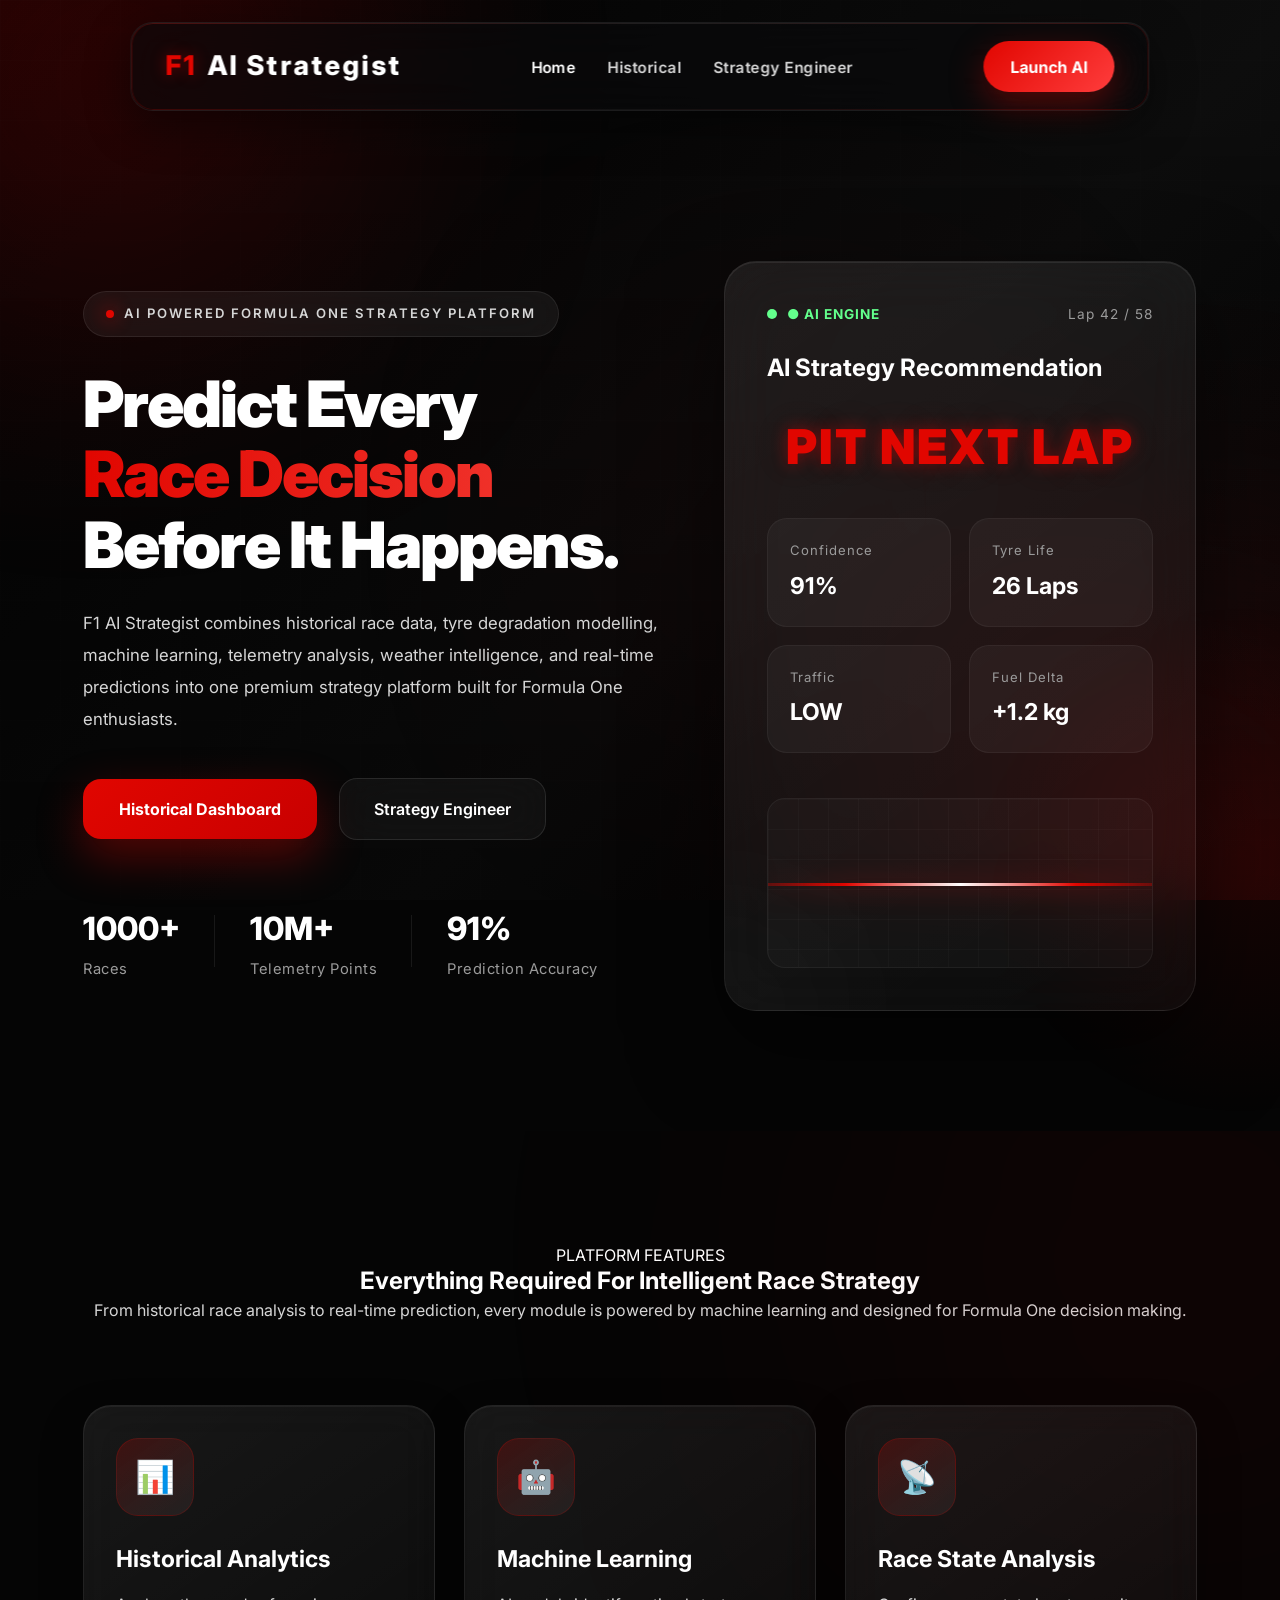
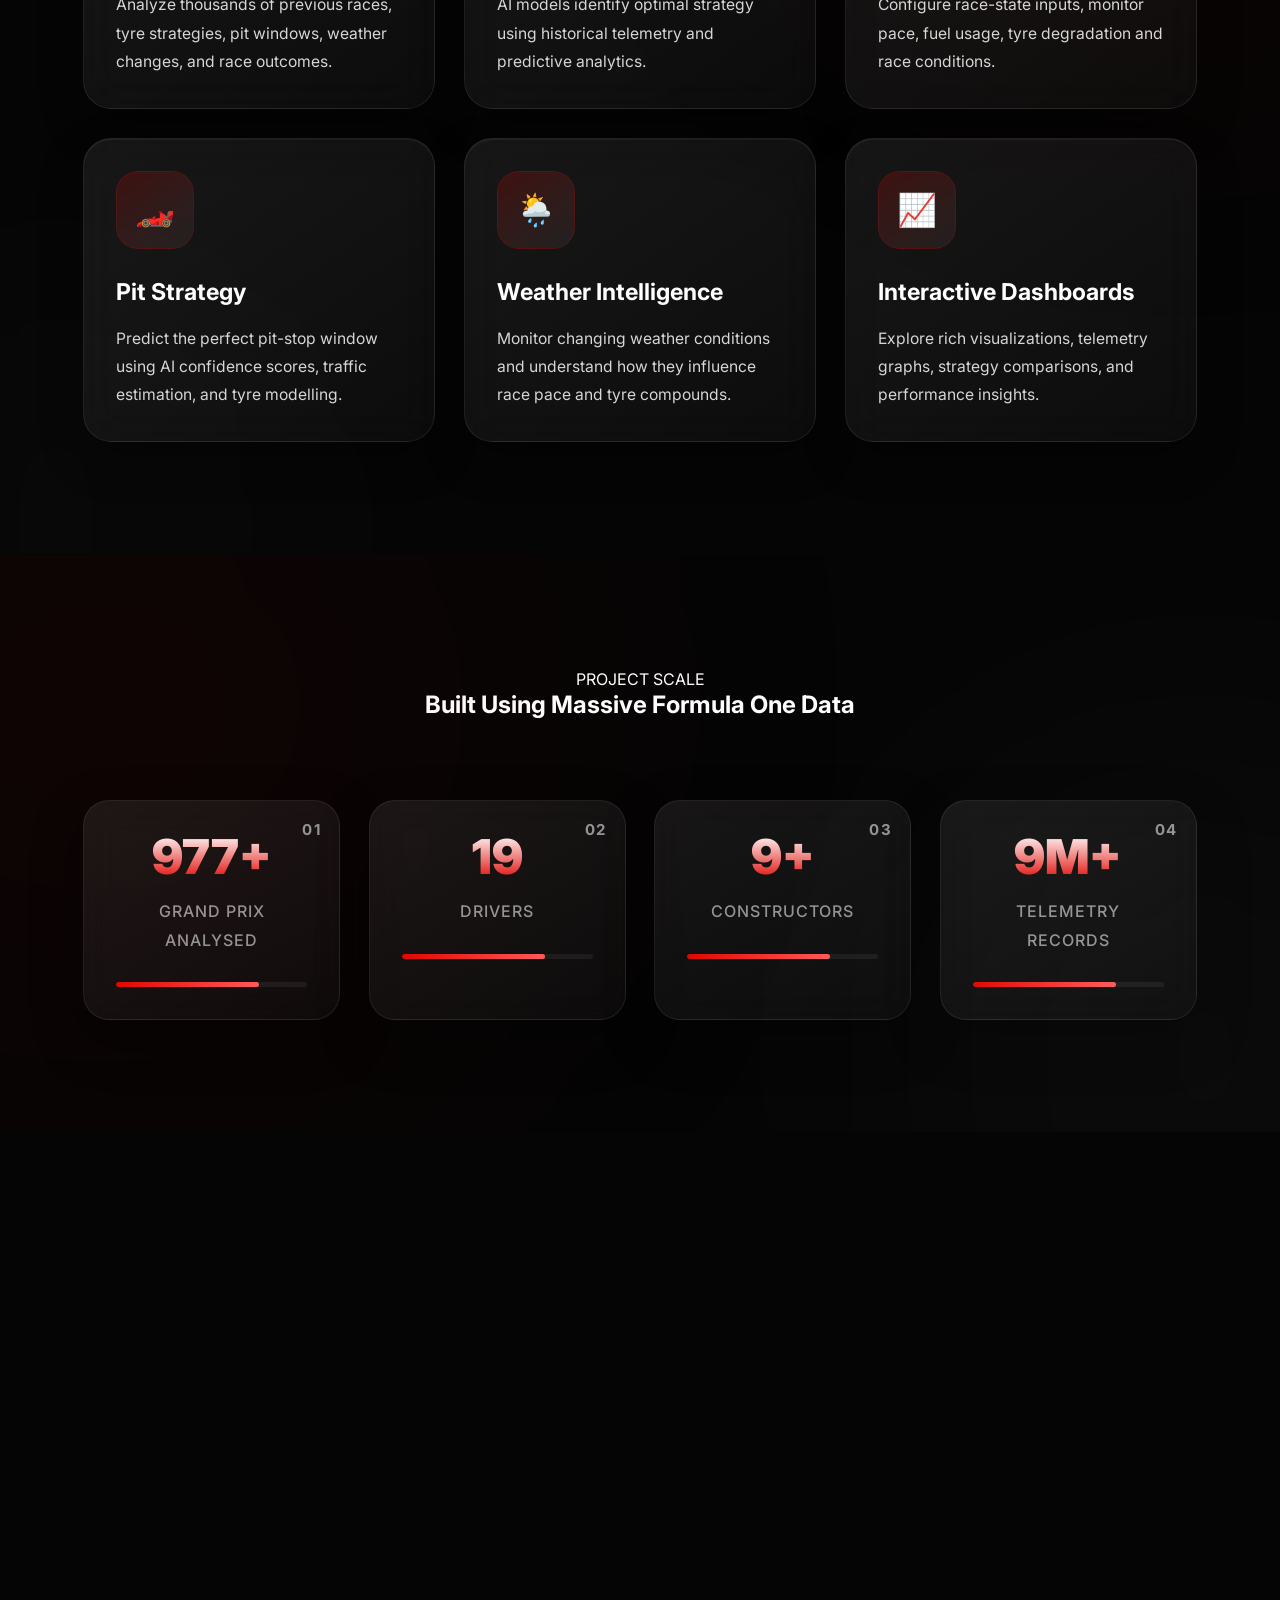
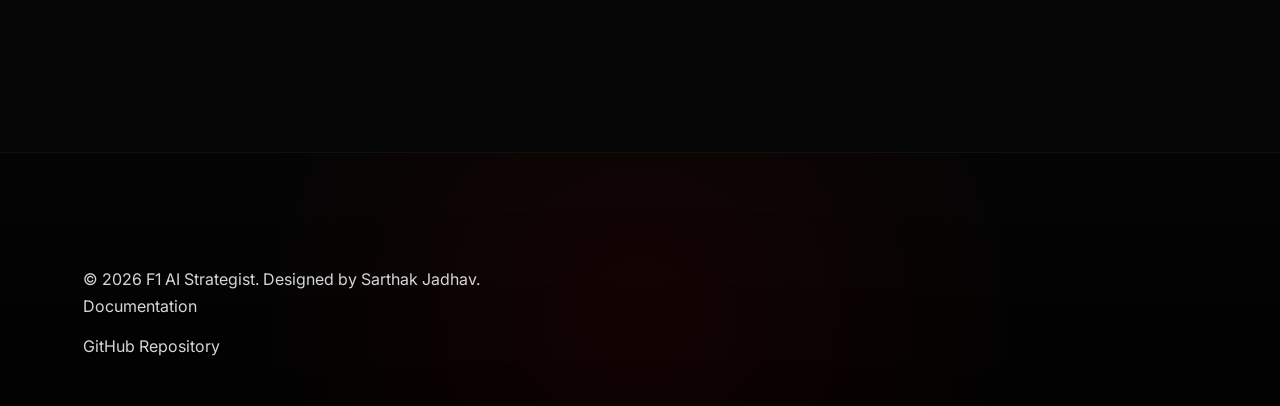
<file: frontend/index.html>
<!DOCTYPE html>
<html lang="en">

<head>

    <meta charset="UTF-8">

    <meta name="viewport" content="width=device-width, initial-scale=1.0">

    <title>
        F1 AI Strategist
    </title>

    <!-- SEO Meta Tags -->

    <meta name="description"
        content="F1 AI Strategist is an AI-powered Formula One strategy platform using telemetry, machine learning, historical race data, and predictive analytics.">

    <meta name="keywords" content="Formula One, F1, AI, Machine Learning, Telemetry, Strategy, FastF1, Dashboard">

    <meta name="author" content="Sarthak Jadhav">

    <!-- Open Graph Meta Tags -->

    <meta property="og:title" content="F1 AI Strategist">

    <meta property="og:description" content="AI Powered Formula One Strategy Dashboard">

    <meta property="og:image" content="assets/preview.png">

    <meta property="og:type" content="website">

    <!-- Favicon -->

    <link rel="icon" href="assets/favicon.ico">

    <!-- Google Font -->

    <link rel="preconnect" href="https://fonts.googleapis.com">

    <link rel="preconnect" href="https://fonts.gstatic.com" crossorigin>

    <link href="https://fonts.googleapis.com/css2?family=Inter:wght@300;400;500;600;700;800;900&display=swap"
        rel="stylesheet">

    <!-- CSS -->

    <link rel="stylesheet" href="css/variables.css">

    <link rel="stylesheet" href="css/reset.css">

    <link rel="stylesheet" href="css/utilities.css">

    <link rel="stylesheet" href="css/animations.css">

    <link rel="stylesheet" href="css/style.css">

    <link rel="stylesheet" href="css/responsive.css">

</head>

<body>

    <!-- ========================================================= -->
    <!-- Animated Background -->
    <!-- ========================================================= -->

    <div class="background">

        <div class="gradient gradient-1"></div>

        <div class="gradient gradient-2"></div>

        <div class="gradient gradient-3"></div>

        <div class="grid-overlay"></div>

    </div>

    <!-- ========================================================= -->
    <!-- Navigation -->
    <!-- ========================================================= -->

    <header class="navbar" id="navbar">

        <div class="container nav-container">

            <!-- Logo -->

            <a href="#home" class="logo" aria-label="F1 AI Strategist Home">

                <span class="logo-red">

                    F1

                </span>

                <span class="logo-white">

                    AI Strategist

                </span>

            </a>

            <!-- Primary Navigation -->

            <nav aria-label="Primary Navigation">

                <ul class="nav-links">
                    <li><a href="/" class="active" aria-current="page">Home</a></li>
                    <li><a href="/historical.html">Historical</a></li>
                    <li><a href="/engineer.html">Strategy Engineer</a></li>
                </ul>

            </nav>

            <!-- CTA -->

            <a href="engineer.html" class="btn-nav" aria-label="Launch AI Strategy Engineer">

                Launch AI

            </a>

        </div>

    </header>

    <main>

        <!-- ========================================================= -->
        <!-- HERO -->
        <!-- ========================================================= -->

        <section class="hero" id="home">

            <div class="container hero-container">

                <!-- LEFT SIDE -->

                <div class="hero-left">

                    <span class="hero-tag">

                        AI POWERED FORMULA ONE STRATEGY PLATFORM

                    </span>

                    <h1>

                        Predict Every
                        <span class="gradient-text">

                            Race Decision

                        </span>

                        Before It Happens.

                    </h1>

                    <p>

                        F1 AI Strategist combines historical race data,
                        tyre degradation modelling,
                        machine learning,
                        telemetry analysis,
                        weather intelligence,
                        and real-time predictions
                        into one premium strategy platform
                        built for Formula One enthusiasts.

                    </p>

                    <div class="hero-buttons">

                        <a href="historical.html" class="btn-primary">

                            Historical Dashboard

                        </a>

                        <a href="engineer.html" class="btn-secondary">

                            Strategy Engineer

                        </a>

                    </div>

                    <div class="hero-stats">

                        <div>

                            <h3>

                                1000+

                            </h3>

                            <span>

                                Races

                            </span>

                        </div>

                        <div>

                            <h3>

                                10M+

                            </h3>

                            <span>

                                Telemetry Points

                            </span>

                        </div>

                        <div>

                            <h3>

                                91%

                            </h3>

                            <span>

                                Prediction Accuracy

                            </span>

                        </div>

                    </div>

                </div>

                <!-- RIGHT SIDE -->

                <div class="hero-right">

                    <div class="hero-card">

                        <div class="hero-card-top">

                            <span class="status-live">

                                ● AI ENGINE

                            </span>

                            <span>

                                Lap 42 / 58

                            </span>

                        </div>

                        <h3>

                            AI Strategy Recommendation

                        </h3>

                        <div class="prediction">

                            PIT NEXT LAP

                        </div>

                        <div class="prediction-grid">

                            <div>

                                <small>

                                    Confidence

                                </small>

                                <strong>

                                    91%

                                </strong>

                            </div>

                            <div>

                                <small>

                                    Tyre Life

                                </small>

                                <strong>

                                    26 Laps

                                </strong>

                            </div>

                            <div>

                                <small>

                                    Traffic

                                </small>

                                <strong>

                                    LOW

                                </strong>

                            </div>

                            <div>

                                <small>

                                    Fuel Delta

                                </small>

                                <strong>

                                    +1.2 kg

                                </strong>

                            </div>

                        </div>

                        <div class="hero-chart">

                            <div class="chart-line"></div>

                        </div>

                    </div>

                </div>

            </div>

        </section>

        <!-- ========================================================= -->
        <!-- FEATURES -->
        <!-- ========================================================= -->

        <section class="features section" id="features">

            <div class="container">

                <div class="section-header">

                    <span class="section-tag">

                        PLATFORM FEATURES

                    </span>

                    <h2>

                        Everything Required
                        For Intelligent
                        Race Strategy

                    </h2>

                    <p>

                        From historical race analysis to real-time
                        prediction, every module is powered by
                        machine learning and designed for
                        Formula One decision making.

                    </p>

                </div>

                <div class="feature-grid">

                    <article class="feature-card">

                        <div class="feature-icon">

                            📊

                        </div>

                        <h3>

                            Historical Analytics

                        </h3>

                        <p>

                            Analyze thousands of previous races,
                            tyre strategies,
                            pit windows,
                            weather changes,
                            and race outcomes.

                        </p>

                    </article>

                    <article class="feature-card">

                        <div class="feature-icon">

                            🤖

                        </div>

                        <h3>

                            Machine Learning

                        </h3>

                        <p>

                            AI models identify optimal strategy
                            using historical telemetry
                            and predictive analytics.

                        </p>

                    </article>

                    <article class="feature-card">

                        <div class="feature-icon">

                            📡

                        </div>

                        <h3>

                            Race State Analysis

                        </h3>

                        <p>

                            Configure race-state inputs,
                            monitor pace,
                            fuel usage,
                            tyre degradation
                            and race conditions.

                        </p>

                    </article>

                    <article class="feature-card">

                        <div class="feature-icon">

                            🏎️

                        </div>

                        <h3>

                            Pit Strategy

                        </h3>

                        <p>

                            Predict the perfect pit-stop window
                            using AI confidence scores,
                            traffic estimation,
                            and tyre modelling.

                        </p>

                    </article>

                    <article class="feature-card">

                        <div class="feature-icon">

                            🌦️

                        </div>

                        <h3>

                            Weather Intelligence

                        </h3>

                        <p>

                            Monitor changing weather conditions
                            and understand how they influence
                            race pace and tyre compounds.

                        </p>

                    </article>

                    <article class="feature-card">

                        <div class="feature-icon">

                            📈

                        </div>

                        <h3>

                            Interactive Dashboards

                        </h3>

                        <p>

                            Explore rich visualizations,
                            telemetry graphs,
                            strategy comparisons,
                            and performance insights.

                        </p>

                    </article>

                </div>

            </div>

        </section>

        <!-- ========================================================= -->
        <!-- STATISTICS -->
        <!-- ========================================================= -->

        <section class="statistics section" id="statistics">

            <div class="container">

                <div class="section-header">

                    <span class="section-tag">

                        PROJECT SCALE

                    </span>

                    <h2>

                        Built Using
                        Massive Formula One Data

                    </h2>

                </div>

                <div class="stats-grid">

                    <div class="stat-card">

                        <span>01</span>

                        <h2>

                            1000+

                        </h2>

                        <p>

                            Grand Prix Analysed

                        </p>

                        <div class="telemetry"></div>

                    </div>

                    <div class="stat-card">

                        <span>02</span>

                        <h2>

                            20

                        </h2>

                        <p>

                            Drivers

                        </p>

                        <div class="telemetry"></div>

                    </div>

                    <div class="stat-card">

                        <span>03</span>

                        <h2>

                            10+

                        </h2>

                        <p>

                            Constructors

                        </p>

                        <div class="telemetry"></div>

                    </div>

                    <div class="stat-card">

                        <span>04</span>

                        <h2>

                            10M+

                        </h2>

                        <p>

                            Telemetry Records

                        </p>

                        <div class="telemetry"></div>

                    </div>

                </div>

            </div>

        </section>

        <!-- ========================================================= -->
        <!-- AI PIPELINE -->
        <!-- ========================================================= -->

        <section class="pipeline section" id="pipeline">

            <div class="container">

                <div class="section-header">

                    <span class="section-tag">

                        AI WORKFLOW

                    </span>

                    <h2>

                        Complete Decision Pipeline

                    </h2>

                    <p>

                        Every recommendation passes through
                        multiple AI stages before being shown
                        to the strategist.

                    </p>

                </div>

                <div class="pipeline-row">

                    <div class="pipeline-box">

                        <span>

                            01

                        </span>

                        <h4>

                            FastF1 API

                        </h4>

                    </div>

                    <div class="pipeline-arrow">

                        →

                    </div>

                    <div class="pipeline-box">

                        <span>

                            02

                        </span>

                        <h4>

                            Data Cleaning

                        </h4>

                    </div>

                    <div class="pipeline-arrow">

                        →

                    </div>

                    <div class="pipeline-box">

                        <span>

                            03

                        </span>

                        <h4>

                            Feature Engineering

                        </h4>

                    </div>

                    <div class="pipeline-arrow">

                        →

                    </div>

                    <div class="pipeline-box">

                        <span>

                            04

                        </span>

                        <h4>

                            Machine Learning

                        </h4>

                    </div>

                    <div class="pipeline-arrow">

                        →

                    </div>

                    <div class="pipeline-box">

                        <span>

                            05

                        </span>

                        <h4>

                            AI Strategy

                        </h4>

                    </div>

                </div>

            </div>

        </section>

        <!-- ========================================================= -->
        <!-- AI CAPABILITIES -->
        <!-- ========================================================= -->

        <section class="capabilities section" id="capabilities">

            <div class="container">

                <div class="section-header">

                    <span class="section-tag">

                        AI CAPABILITIES

                    </span>

                    <h2>

                        What Makes
                        The AI Powerful

                    </h2>

                    <p>

                        Multiple intelligent systems work together
                        to generate race recommendations with
                        confidence scores and explainable insights.

                    </p>

                </div>

                <div class="capability-grid">

                    <div class="capability-card">

                        <div class="capability-icon">

                            🧠

                        </div>

                        <h3>

                            Predictive Intelligence

                        </h3>

                        <p>

                            Forecast race events before they happen
                            using trained machine learning models.

                        </p>

                    </div>

                    <div class="capability-card">

                        <div class="capability-icon">

                            ⚡

                        </div>

                        <h3>

                            Real-Time Decisions

                        </h3>

                        <p>

                            Generate strategy recommendations
                            instantly for configured Formula One race scenarios.

                        </p>

                    </div>

                    <div class="capability-card">

                        <div class="capability-icon">

                            🎯

                        </div>

                        <h3>

                            High Accuracy

                        </h3>

                        <p>

                            Combine telemetry,
                            weather,
                            tyre degradation
                            and historical races
                            for maximum prediction confidence.

                        </p>

                    </div>

                </div>

            </div>

        </section>

        <!-- ========================================================= -->
        <!-- CALL TO ACTION -->
        <!-- ========================================================= -->

        <section class="cta section" id="contact">

            <div class="container">

                <div class="cta-card">

                    <span class="section-tag">

                        READY TO START?

                    </span>

                    <h2>

                        Experience AI Powered
                        Formula One Strategy.

                    </h2>

                    <p>

                        Dive into historical race intelligence,
                        configure race scenarios,
                        and let machine learning help you make
                        smarter Formula One strategy decisions.

                    </p>

                    <div class="cta-buttons">

                        <a href="historical.html" class="btn-primary">

                            Open Historical Dashboard

                        </a>

                        <a href="engineer.html" class="btn-secondary">

                            Launch Strategy Engineer

                        </a>

                    </div>

                </div>

            </div>

        </section>

    </main>

    <!-- ========================================================= -->
    <!-- FOOTER -->
    <!-- ========================================================= -->

    <footer class="footer">

        <div class="container footer-container">

            <p>&copy; 2026 F1 AI Strategist. Designed by Sarthak Jadhav.</p>

            <nav aria-label="Footer Navigation">

                <div class="footer-links">

                    <a href="documentation.html">Documentation</a>

                    <a href="https://github.com/sarthak140706-spec/f1-ai-strategy-engine" target="_blank"
                        rel="noopener noreferrer">GitHub Repository</a>

                </div>

            </nav>

        </div>

    </footer>

    <!-- Scroll To Top -->

    <button class="scroll-top" id="scrollTop" aria-label="Scroll To Top">
        ↑
    </button>

    <script src="js/api.js"></script>
    <script src="js/main.js"></script>

</body>

</html>
</file>
<file: frontend/css/variables.css>
/* ===========================================================
   F1 AI STRATEGIST
   DESIGN SYSTEM VARIABLES
   Version: 1.0
=========================================================== */

:root{

    /* ==========================================
       BRAND COLORS
    ========================================== */

    --primary:#E10600;
    --primary-light:#FF3B30;
    --primary-dark:#9E0000;

    --secondary:#F5F5F5;

    --success:#22C55E;
    --warning:#F59E0B;
    --danger:#EF4444;

    --info:#3B82F6;



    /* ==========================================
       BACKGROUND COLORS
    ========================================== */

    --background:#050505;
    --background-secondary:#0B0B0B;
    --background-tertiary:#101010;

    --surface:#151515;
    --surface-light:#1C1C1C;

    --glass:rgba(255,255,255,.05);
    --glass-hover:rgba(255,255,255,.08);



    /* ==========================================
       TEXT COLORS
    ========================================== */

    --text:#FFFFFF;
    --text-secondary:#D6D6D6;
    --text-muted:#9B9B9B;
    --text-disabled:#666666;



    /* ==========================================
       BORDER COLORS
    ========================================== */

    --border:rgba(255,255,255,.08);
    --border-light:rgba(255,255,255,.12);
    --border-hover:rgba(225,6,0,.35);



    /* ==========================================
       SHADOWS
    ========================================== */

    --shadow-xs:
        0 2px 8px rgba(0,0,0,.18);

    --shadow-sm:
        0 8px 24px rgba(0,0,0,.25);

    --shadow-md:
        0 20px 60px rgba(0,0,0,.35);

    --shadow-lg:
        0 35px 90px rgba(0,0,0,.50);

    --shadow-xl:
        0 50px 120px rgba(0,0,0,.60);



    /* ==========================================
       GLOWS
    ========================================== */

    --glow-primary:
        0 0 25px rgba(225,6,0,.35);

    --glow-large:
        0 0 60px rgba(225,6,0,.45);

    --glow-soft:
        0 0 12px rgba(225,6,0,.18);



    /* ==========================================
       GLASS EFFECTS
    ========================================== */

    --glass-bg:
        rgba(255,255,255,.05);

    --glass-bg-hover:
        rgba(255,255,255,.08);

    --glass-border:
        rgba(255,255,255,.08);

    --glass-blur:20px;



    /* ==========================================
       TYPOGRAPHY
    ========================================== */

    --font-family:
        "Inter",
        "Segoe UI",
        Arial,
        sans-serif;

    --fw-light:300;
    --fw-regular:400;
    --fw-medium:500;
    --fw-semibold:600;
    --fw-bold:700;
    --fw-extrabold:800;



    /* ==========================================
       FONT SIZES
    ========================================== */

    --fs-xs:.75rem;
    --fs-sm:.875rem;
    --fs-md:1rem;
    --fs-lg:1.125rem;
    --fs-xl:1.25rem;

    --fs-h6:1.375rem;
    --fs-h5:1.625rem;
    --fs-h4:2rem;
    --fs-h3:2.5rem;
    --fs-h2:3.25rem;
    --fs-h1:5rem;



    /* ==========================================
       LINE HEIGHT
    ========================================== */

    --lh-tight:1.1;
    --lh-normal:1.5;
    --lh-relaxed:1.8;



    /* ==========================================
       LETTER SPACING
    ========================================== */

    --tracking-tight:-1px;
    --tracking-normal:0;
    --tracking-wide:1px;



    /* ==========================================
       SPACING SYSTEM
    ========================================== */

    --space-1:4px;
    --space-2:8px;
    --space-3:12px;
    --space-4:16px;
    --space-5:20px;
    --space-6:24px;
    --space-8:32px;
    --space-10:40px;
    --space-12:48px;
    --space-16:64px;
    --space-20:80px;
    --space-24:96px;
    --space-32:128px;



    /* ==========================================
       BORDER RADIUS
    ========================================== */

    --radius-sm:12px;
    --radius-md:20px;
    --radius-lg:30px;
    --radius-xl:40px;
    --radius-round:999px;



    /* ==========================================
       TRANSITIONS
    ========================================== */

    --transition-fast:.2s ease;

    --transition-normal:.35s ease;

    --transition-slow:.6s ease;



    /* ==========================================
       CONTAINER WIDTHS
    ========================================== */

    --container-sm:720px;

    --container-md:960px;

    --container-lg:1200px;

    --container-xl:1400px;

    --container-xxl:1600px;



    /* ==========================================
       NAVBAR
    ========================================== */

    --navbar-height:82px;

    --navbar-blur:22px;



    /* ==========================================
       Z INDEX
    ========================================== */

    --z-background:-2;

    --z-overlay:20;

    --z-navbar:1000;

    --z-dropdown:1100;

    --z-modal:2000;

    --z-loader:9999;



    /* ==========================================
       BUTTONS
    ========================================== */

    --button-height:56px;

    --button-radius:16px;



    /* ==========================================
       CARDS
    ========================================== */

    --card-padding:40px;

    --card-radius:28px;



    /* ==========================================
       HERO
    ========================================== */

    --hero-padding:140px;

    --hero-max-width:1500px;



    /* ==========================================
       GRID
    ========================================== */

    --grid-gap:32px;



    /* ==========================================
       SCROLLBAR
    ========================================== */

    --scrollbar-width:10px;

}
</file>
<file: frontend/css/utilities.css>
/* ===========================================================
   F1 AI STRATEGIST
   UTILITIES.CSS
   Version: 1.0
=========================================================== */


/* ==========================================
   CONTAINERS
========================================== */

.container{

    width:100%;

    max-width:var(--container-lg);

    margin-inline:auto;

    padding-inline:32px;

}

.container-xl{

    max-width:var(--container-xl);

}

.container-xxl{

    max-width:var(--container-xxl);

}

.container-fluid{

    width:100%;

    padding-inline:32px;

}


/* ==========================================
   DISPLAY
========================================== */

.d-none{

    display:none !important;

}

.d-block{

    display:block !important;

}

.d-inline{

    display:inline !important;

}

.d-inline-block{

    display:inline-block !important;

}

.d-flex{

    display:flex !important;

}

.d-grid{

    display:grid !important;

}


/* ==========================================
   FLEX
========================================== */

.flex{

    display:flex;

}

.flex-column{

    flex-direction:column;

}

.flex-wrap{

    flex-wrap:wrap;

}

.items-center{

    align-items:center;

}

.items-start{

    align-items:flex-start;

}

.items-end{

    align-items:flex-end;

}

.justify-center{

    justify-content:center;

}

.justify-between{

    justify-content:space-between;

}

.justify-around{

    justify-content:space-around;

}

.justify-evenly{

    justify-content:space-evenly;

}

.flex-center{

    display:flex;

    justify-content:center;

    align-items:center;

}


/* ==========================================
   GRID
========================================== */

.grid{

    display:grid;

}

.grid-2{

    grid-template-columns:repeat(2,1fr);

}

.grid-3{

    grid-template-columns:repeat(3,1fr);

}

.grid-4{

    grid-template-columns:repeat(4,1fr);

}

.gap-sm{

    gap:16px;

}

.gap-md{

    gap:24px;

}

.gap-lg{

    gap:40px;

}


/* ==========================================
   WIDTH
========================================== */

.w-100{

    width:100%;

}

.w-auto{

    width:auto;

}

.h-100{

    height:100%;

}

.min-vh{

    min-height:100vh;

}


/* ==========================================
   TEXT
========================================== */

.text-left{

    text-align:left;

}

.text-center{

    text-align:center;

}

.text-right{

    text-align:right;

}

.text-primary{

    color:var(--primary);

}

.text-secondary{

    color:var(--text-secondary);

}

.text-muted{

    color:var(--text-muted);

}

.text-white{

    color:var(--text);

}


/* ==========================================
   FONT WEIGHTS
========================================== */

.fw-light{

    font-weight:300;

}

.fw-normal{

    font-weight:400;

}

.fw-medium{

    font-weight:500;

}

.fw-semibold{

    font-weight:600;

}

.fw-bold{

    font-weight:700;

}

.fw-extrabold{

    font-weight:800;

}


/* ==========================================
   GLASS
========================================== */

.glass{

    background:var(--glass);

    backdrop-filter:blur(var(--glass-blur));

    border:1px solid var(--border);

    box-shadow:var(--shadow-md);

}

.glass-hover:hover{

    background:var(--glass-hover);

    border-color:var(--border-hover);

}


/* ==========================================
   SHADOWS
========================================== */

.shadow-sm{

    box-shadow:var(--shadow-sm);

}

.shadow-md{

    box-shadow:var(--shadow-md);

}

.shadow-lg{

    box-shadow:var(--shadow-lg);

}

.shadow-xl{

    box-shadow:var(--shadow-xl);

}

.glow{

    box-shadow:var(--glow-primary);

}


/* ==========================================
   BORDER RADIUS
========================================== */

.rounded-sm{

    border-radius:var(--radius-sm);

}

.rounded-md{

    border-radius:var(--radius-md);

}

.rounded-lg{

    border-radius:var(--radius-lg);

}

.rounded-xl{

    border-radius:var(--radius-xl);

}

.rounded-full{

    border-radius:999px;

}


/* ==========================================
   POSITION
========================================== */

.relative{

    position:relative;

}

.absolute{

    position:absolute;

}

.fixed{

    position:fixed;

}

.sticky{

    position:sticky;

}

.overflow-hidden{

    overflow:hidden;

}


/* ==========================================
   MARGINS
========================================== */

.mt-1{margin-top:8px;}
.mt-2{margin-top:16px;}
.mt-3{margin-top:24px;}
.mt-4{margin-top:32px;}
.mt-5{margin-top:48px;}
.mt-6{margin-top:64px;}

.mb-1{margin-bottom:8px;}
.mb-2{margin-bottom:16px;}
.mb-3{margin-bottom:24px;}
.mb-4{margin-bottom:32px;}
.mb-5{margin-bottom:48px;}
.mb-6{margin-bottom:64px;}

.ml-auto{

    margin-left:auto;

}

.mr-auto{

    margin-right:auto;

}

.mx-auto{

    margin-inline:auto;

}


/* ==========================================
   PADDING
========================================== */

.p-1{padding:8px;}
.p-2{padding:16px;}
.p-3{padding:24px;}
.p-4{padding:32px;}
.p-5{padding:48px;}
.p-6{padding:64px;}

.py-1{

    padding-block:8px;

}

.py-2{

    padding-block:16px;

}

.py-3{

    padding-block:24px;

}

.py-4{

    padding-block:32px;

}

.py-5{

    padding-block:48px;

}

.py-6{

    padding-block:64px;

}

.px-1{

    padding-inline:8px;

}

.px-2{

    padding-inline:16px;

}

.px-3{

    padding-inline:24px;

}

.px-4{

    padding-inline:32px;

}

.px-5{

    padding-inline:48px;

}

.px-6{

    padding-inline:64px;

}


/* ==========================================
   SECTION
========================================== */

.section{

    padding:120px 0;

}

.section-title{

    font-size:var(--fs-h2);

    text-align:center;

    margin-bottom:24px;

}

.section-subtitle{

    max-width:900px;

    margin-inline:auto;

    text-align:center;

    color:var(--text-secondary);

    line-height:1.8;

    margin-bottom:64px;

}


/* ==========================================
   CURSOR
========================================== */

.pointer{

    cursor:pointer;

}


/* ==========================================
   TRANSITIONS
========================================== */

.transition{

    transition:var(--transition-normal);

}


/* ==========================================
   HOVER EFFECTS
========================================== */

.hover-lift{

    transition:var(--transition-normal);

}

.hover-lift:hover{

    transform:translateY(-8px);

}

.hover-scale{

    transition:var(--transition-normal);

}

.hover-scale:hover{

    transform:scale(1.03);

}

.hover-glow{

    transition:var(--transition-normal);

}

.hover-glow:hover{

    box-shadow:var(--glow-large);

}


/* ==========================================
   DIVIDERS
========================================== */

.divider{

    width:100%;

    height:1px;

    background:var(--border);

}


/* ==========================================
   Z INDEX
========================================== */

.z-navbar{

    z-index:var(--z-navbar);

}

.z-overlay{

    z-index:var(--z-overlay);

}

.z-modal{

    z-index:var(--z-modal);

}
</file>
<file: frontend/css/animations.css>
/* ===========================================================
   F1 AI STRATEGIST
   ANIMATIONS.CSS
   Version: 1.0
=========================================================== */


/* ==========================================
   FADE IN
========================================== */

@keyframes fadeIn{

    from{

        opacity:0;

    }

    to{

        opacity:1;

    }

}


/* ==========================================
   FADE UP
========================================== */

@keyframes fadeUp{

    from{

        opacity:0;

        transform:
            translateY(60px);

    }

    to{

        opacity:1;

        transform:
            translateY(0);

    }

}


/* ==========================================
   FADE DOWN
========================================== */

@keyframes fadeDown{

    from{

        opacity:0;

        transform:
            translateY(-60px);

    }

    to{

        opacity:1;

        transform:
            translateY(0);

    }

}


/* ==========================================
   FADE LEFT
========================================== */

@keyframes fadeLeft{

    from{

        opacity:0;

        transform:
            translateX(-80px);

    }

    to{

        opacity:1;

        transform:
            translateX(0);

    }

}


/* ==========================================
   FADE RIGHT
========================================== */

@keyframes fadeRight{

    from{

        opacity:0;

        transform:
            translateX(80px);

    }

    to{

        opacity:1;

        transform:
            translateX(0);

    }

}


/* ==========================================
   ZOOM IN
========================================== */

@keyframes zoomIn{

    from{

        opacity:0;

        transform:
            scale(.8);

    }

    to{

        opacity:1;

        transform:
            scale(1);

    }

}


/* ==========================================
   ZOOM OUT
========================================== */

@keyframes zoomOut{

    from{

        opacity:0;

        transform:
            scale(1.2);

    }

    to{

        opacity:1;

        transform:
            scale(1);

    }

}


/* ==========================================
   HERO FLOAT
========================================== */

@keyframes heroFloat{

    0%{

        transform:
            translateY(0);

    }

    50%{

        transform:
            translateY(-12px);

    }

    100%{

        transform:
            translateY(0);

    }

}


/* ==========================================
   GLOW PULSE
========================================== */

@keyframes glowPulse{

    0%{

        box-shadow:
            0 0 0 rgba(225,6,0,.15);

    }

    50%{

        box-shadow:
            0 0 40px rgba(225,6,0,.55);

    }

    100%{

        box-shadow:
            0 0 0 rgba(225,6,0,.15);

    }

}


/* ==========================================
   BUTTON SHINE
========================================== */

@keyframes buttonShine{

    from{

        left:-120%;

    }

    to{

        left:130%;

    }

}


/* ==========================================
   ROTATE
========================================== */

@keyframes rotate360{

    from{

        transform:
            rotate(0deg);

    }

    to{

        transform:
            rotate(360deg);

    }

}


/* ==========================================
   BACKGROUND GRADIENT
========================================== */

@keyframes gradientMove{

    0%{

        background-position:0% 50%;

    }

    50%{

        background-position:100% 50%;

    }

    100%{

        background-position:0% 50%;

    }

}


/* ==========================================
   GLOW FLOAT
========================================== */

@keyframes glowFloat{

    0%{

        transform:
            translate(0,0)
            scale(1);

    }

    50%{

        transform:
            translate(60px,-45px)
            scale(1.15);

    }

    100%{

        transform:
            translate(0,0)
            scale(1);

    }

}


/* ==========================================
   CARD HOVER
========================================== */

@keyframes cardFloat{

    0%{

        transform:
            translateY(0);

    }

    50%{

        transform:
            translateY(-8px);

    }

    100%{

        transform:
            translateY(0);

    }

}


/* ==========================================
   SPIN
========================================== */

@keyframes spin{

    from{

        transform:
            rotate(0);

    }

    to{

        transform:
            rotate(360deg);

    }

}


/* ==========================================
   SCALE PULSE
========================================== */

@keyframes pulse{

    0%{

        transform:
            scale(1);

    }

    50%{

        transform:
            scale(1.05);

    }

    100%{

        transform:
            scale(1);

    }

}


/* ==========================================
   BOUNCE
========================================== */

@keyframes bounce{

    0%,100%{

        transform:
            translateY(0);

    }

    50%{

        transform:
            translateY(-14px);

    }

}


/* ==========================================
   UTILITY ANIMATION CLASSES
========================================== */

.fade-in{

    animation:
        fadeIn .8s ease forwards;

}

.fade-up{

    animation:
        fadeUp .9s ease forwards;

}

.fade-down{

    animation:
        fadeDown .9s ease forwards;

}

.fade-left{

    animation:
        fadeLeft .9s ease forwards;

}

.fade-right{

    animation:
        fadeRight .9s ease forwards;

}

.zoom-in{

    animation:
        zoomIn .8s ease forwards;

}

.zoom-out{

    animation:
        zoomOut .8s ease forwards;

}

.float{

    animation:
        heroFloat 7s ease-in-out infinite;

}

.glow-pulse{

    animation:
        glowPulse 2.8s infinite;

}

.spin{

    animation:
        spin 10s linear infinite;

}

.rotate{

    animation:
        rotate360 12s linear infinite;

}

.pulse{

    animation:
        pulse 2s infinite;

}

.bounce{

    animation:
        bounce 2s infinite;

}


/* ==========================================
   STAGGER DELAYS
========================================== */

.delay-1{

    animation-delay:.1s;

}

.delay-2{

    animation-delay:.2s;

}

.delay-3{

    animation-delay:.3s;

}

.delay-4{

    animation-delay:.4s;

}

.delay-5{

    animation-delay:.5s;

}

.delay-6{

    animation-delay:.6s;

}


/* ==========================================
   SCROLL REVEAL SUPPORT
========================================== */

.reveal{

    opacity:0;

    transform:
        translateY(60px);

    transition:
        opacity .8s ease,
        transform .8s ease;

}

.reveal.active{

    opacity:1;

    transform:
        translateY(0);

}
</file>
<file: frontend/css/style.css>
/* ===========================================================
   F1 AI STRATEGIST
   STYLE.CSS

   PART 1 — GLOBAL LAYOUT
=========================================================== */


/* ==========================================
   BODY
========================================== */

body{

    background:var(--background);

    color:var(--text);

    font-family:var(--font-family);

    overflow-x:hidden;

    position:relative;

    min-height:100vh;

}


/* ==========================================
   PAGE WRAPPER
========================================== */

.page{

    position:relative;

    width:100%;

    min-height:100vh;

    overflow:hidden;

}


/* ==========================================
   MAIN
========================================== */

main{

    position:relative;

    width:100%;

    overflow:hidden;

    margin-top:90px;

}


/* ==========================================
   SECTION
========================================== */

section{

    position:relative;

    width:100%;

    padding:140px 0;

    z-index:2;

}


/* ==========================================
   SECTION CONTAINER
========================================== */

.section-container{

    width:100%;

    max-width:1400px;

    margin:0 auto;

    padding:0 40px;

}


/* ==========================================
   SECTION HEADERS
========================================== */

.section-header{

    text-align:center;

    margin-bottom:80px;

}

.section-title{

    font-size:clamp(2.4rem,4vw,3.5rem);

    font-weight:800;

    letter-spacing:.5px;

    color:var(--text);

    margin-bottom:22px;

}

.section-title span{

    color:var(--primary);

}

.section-subtitle{

    max-width:850px;

    margin:0 auto;

    font-size:1.08rem;

    line-height:1.9;

    color:var(--text-secondary);

}


/* ==========================================
   DIVIDER
========================================== */

.section-divider{

    width:110px;

    height:5px;

    margin:28px auto 0;

    border-radius:999px;

    background:linear-gradient(

        90deg,

        transparent,

        var(--primary),

        transparent

    );

}


/* ==========================================
   GRID SYSTEM
========================================== */

.grid{

    display:grid;

    gap:32px;

}

.grid-2{

    grid-template-columns:repeat(2,1fr);

}

.grid-3{

    grid-template-columns:repeat(3,1fr);

}

.grid-4{

    grid-template-columns:repeat(4,1fr);

}


/* ==========================================
   FLEX HELPERS
========================================== */

.flex-between{

    display:flex;

    justify-content:space-between;

    align-items:center;

}

.flex-center{

    display:flex;

    justify-content:center;

    align-items:center;

}

.flex-column{

    display:flex;

    flex-direction:column;

}


/* ==========================================
   COMMON CARD BASE
========================================== */

.card{

    background:var(--glass);

    border:1px solid var(--border);

    border-radius:var(--radius-large);

    backdrop-filter:blur(24px);

    box-shadow:var(--shadow-medium);

    transition:var(--transition);

}

.card:hover{

    transform:translateY(-8px);

    border-color:var(--border-hover);

    box-shadow:var(--shadow-large);

}


/* ==========================================
   COMMON ICON CONTAINER
========================================== */

.icon-box{

    width:78px;

    height:78px;

    display:flex;

    justify-content:center;

    align-items:center;

    border-radius:50%;

    background:rgba(225,6,0,.15);

    color:var(--primary);

    font-size:2rem;

    margin-bottom:28px;

}


/* ==========================================
   COMMON BADGE
========================================== */

.badge{

    display:inline-flex;

    align-items:center;

    justify-content:center;

    padding:10px 22px;

    border-radius:999px;

    border:1px solid rgba(225,6,0,.25);

    background:rgba(225,6,0,.08);

    color:var(--primary);

    font-size:.9rem;

    font-weight:700;

    letter-spacing:.5px;

}


/* ==========================================
   IMAGE DEFAULTS
========================================== */

img{

    display:block;

    width:100%;

    height:auto;

    object-fit:cover;

}


/* ==========================================
   LINKS
========================================== */

a{

    transition:var(--transition);

}


/* ==========================================
   HORIZONTAL RULE
========================================== */

.hr{

    width:100%;

    height:1px;

    background:var(--border);

}


/* ==========================================
   SELECTION
========================================== */

::selection{

    background:var(--primary);

    color:#ffffff;

}


/* ==========================================
   SCROLLBAR
========================================== */

::-webkit-scrollbar{

    width:10px;

}

::-webkit-scrollbar-track{

    background:#111;

}

::-webkit-scrollbar-thumb{

    background:var(--primary);

    border-radius:999px;

}

::-webkit-scrollbar-thumb:hover{

    background:var(--primary-light);

}

/* ===========================================================
   F1 AI STRATEGIST
   STYLE.CSS

   PART 2 — ANIMATED BACKGROUND
=========================================================== */


/* ==========================================
   BACKGROUND WRAPPER
========================================== */

.background{

    position:fixed;

    inset:0;

    z-index:-10;

    overflow:hidden;

    background:

        radial-gradient(circle at top left,
        rgba(225,6,0,.10),
        transparent 35%),

        radial-gradient(circle at bottom right,
        rgba(255,60,60,.08),
        transparent 40%),

        linear-gradient(
            135deg,
            #040404 0%,
            #080808 30%,
            #0f0f0f 60%,
            #050505 100%
        );

}


/* ==========================================
   RACING GRID
========================================== */

.background::before{

    content:"";

    position:absolute;

    inset:0;

    background:

        linear-gradient(
            rgba(255,255,255,.03) 1px,
            transparent 1px
        ),

        linear-gradient(
            90deg,
            rgba(255,255,255,.03) 1px,
            transparent 1px
        );

    background-size:60px 60px;

    opacity:.25;

    animation:gridMove 40s linear infinite;

}


/* ==========================================
   DARK OVERLAY
========================================== */

.background::after{

    content:"";

    position:absolute;

    inset:0;

    background:

        linear-gradient(

            rgba(0,0,0,.08),

            rgba(0,0,0,.45)

        );

}


/* ==========================================
   GLOW ORBS
========================================== */

.gradient{

    position:absolute;

    border-radius:50%;

    filter:blur(140px);

    opacity:.50;

    animation:orbFloat 18s ease-in-out infinite;

}


/* ---------- LEFT ---------- */

.gradient-1{

    width:520px;

    height:520px;

    top:-180px;

    left:-150px;

    background:

        radial-gradient(

            circle,

            rgba(225,6,0,.9),

            rgba(225,6,0,.15),

            transparent

        );

}


/* ---------- RIGHT ---------- */

.gradient-2{

    width:620px;

    height:620px;

    bottom:-260px;

    right:-180px;

    background:

        radial-gradient(

            circle,

            rgba(255,40,40,.8),

            rgba(255,40,40,.15),

            transparent

        );

    animation-duration:24s;

}


/* ---------- CENTER ---------- */

.gradient-3{

    width:420px;

    height:420px;

    left:45%;

    top:35%;

    background:

        radial-gradient(

            circle,

            rgba(160,0,0,.55),

            rgba(225,6,0,.08),

            transparent

        );

    animation-duration:28s;

}


/* ==========================================
   PARTICLE LAYER
========================================== */

.particles{

    position:absolute;

    inset:0;

    overflow:hidden;

    pointer-events:none;

}

.particle{

    position:absolute;

    width:4px;

    height:4px;

    border-radius:50%;

    background:rgba(255,255,255,.6);

    box-shadow:0 0 12px rgba(255,255,255,.6);

    animation:particleFloat 12s linear infinite;

}


/* ==========================================
   VIGNETTE
========================================== */

.vignette{

    position:absolute;

    inset:0;

    background:

        radial-gradient(

            circle,

            transparent 45%,

            rgba(0,0,0,.45) 100%

        );

    pointer-events:none;

}


/* ==========================================
   RED LIGHT SWEEP
========================================== */

.light-beam{

    position:absolute;

    width:900px;

    height:200px;

    top:-100px;

    left:-300px;

    background:

        linear-gradient(

            90deg,

            transparent,

            rgba(225,6,0,.08),

            transparent

        );

    transform:rotate(-15deg);

    filter:blur(30px);

    animation:lightSweep 16s linear infinite;

}


/* ==========================================
   GRID ANIMATION
========================================== */

@keyframes gridMove{

    from{

        transform:

            translateY(0);

    }

    to{

        transform:

            translateY(60px);

    }

}


/* ==========================================
   FLOATING GLOWS
========================================== */

@keyframes orbFloat{

    0%{

        transform:

            translate(0,0)

            scale(1);

    }

    25%{

        transform:

            translate(40px,-25px)

            scale(1.08);

    }

    50%{

        transform:

            translate(70px,20px)

            scale(1.15);

    }

    75%{

        transform:

            translate(-30px,35px)

            scale(1.06);

    }

    100%{

        transform:

            translate(0,0)

            scale(1);

    }

}


/* ==========================================
   PARTICLES
========================================== */

@keyframes particleFloat{

    from{

        transform:

            translateY(100vh);

        opacity:0;

    }

    20%{

        opacity:.7;

    }

    80%{

        opacity:.4;

    }

    to{

        transform:

            translateY(-120px);

        opacity:0;

    }

}


/* ==========================================
   LIGHT SWEEP
========================================== */

@keyframes lightSweep{

    from{

        transform:

            translateX(-500px)

            rotate(-15deg);

    }

    to{

        transform:

            translateX(2200px)

            rotate(-15deg);

    }

}


/* ==========================================
   NOISE TEXTURE
========================================== */

.noise{

    position:absolute;

    inset:0;

    opacity:.025;

    background-image:

        radial-gradient(#ffffff 1px, transparent 1px);

    background-size:5px 5px;

    pointer-events:none;

}

/*==========================================================
  PART 3 : PREMIUM FLOATING NAVIGATION
==========================================================*/

.navbar{

    position:fixed;

    top:22px;

    left:50%;

    transform:translateX(-50%);

    width:min(94%,1400px);

    z-index:1000;

    transition:all .45s ease;

}

.nav-container{

    display:flex;

    align-items:center;

    justify-content:space-between;

    gap:40px;

    padding:18px 34px;

    border-radius:22px;

    background:rgba(10,10,12,.55);

    backdrop-filter:blur(22px);

    -webkit-backdrop-filter:blur(22px);

    border:1px solid rgba(255,255,255,.08);

    box-shadow:

        0 15px 45px rgba(0,0,0,.45),

        inset 0 1px 0 rgba(255,255,255,.05);

    transition:all .45s ease;

}


/*==========================================================
  NAVBAR SCROLL STATE
==========================================================*/

.navbar.scrolled{

    top:10px;

}

.navbar.scrolled .nav-container{

    padding:14px 30px;

    background:rgba(8,8,10,.82);

    border-color:rgba(225,6,0,.15);

    box-shadow:

        0 18px 60px rgba(0,0,0,.55);

}


/*==========================================================
  LOGO
==========================================================*/

.logo{

    display:flex;

    align-items:center;

    gap:10px;

    text-decoration:none;

    font-size:1.7rem;

    font-weight:800;

    letter-spacing:.08em;

    transition:.35s ease;

}

.logo:hover{

    transform:translateY(-2px);

}

.logo-red{

    color:var(--primary);

    text-shadow:

        0 0 15px rgba(225,6,0,.45);

}

.logo-white{

    color:var(--white);

}


/*==========================================================
  NAVIGATION LINKS
==========================================================*/

.nav-links{

    display:flex;

    align-items:center;

    gap:34px;

    list-style:none;

}

.nav-links a{

    position:relative;

    color:var(--text-secondary);

    text-decoration:none;

    font-size:.96rem;

    font-weight:600;

    letter-spacing:.03em;

    transition:.35s ease;

}

.nav-links a:hover{

    color:var(--white);

}

.nav-links a.active{

    color:var(--white);

}


/*==========================================================
  ANIMATED UNDERLINE
==========================================================*/

.nav-links a::after{

    content:"";

    position:absolute;

    left:50%;

    bottom:-10px;

    width:0;

    height:3px;

    border-radius:20px;

    background:linear-gradient(

        90deg,

        var(--primary),

        #ff6262

    );

    transform:translateX(-50%);

    transition:.35s ease;

}

.nav-links a:hover::after,

.nav-links a.active::after{

    width:100%;

}


/*==========================================================
  NAV BUTTON
==========================================================*/

.btn-nav{

    display:inline-flex;

    align-items:center;

    justify-content:center;

    padding:14px 28px;

    border-radius:999px;

    text-decoration:none;

    font-weight:700;

    color:var(--white);

    background:linear-gradient(

        135deg,

        var(--primary),

        #ff3d3d

    );

    box-shadow:

        0 12px 35px rgba(225,6,0,.35);

    transition:all .35s ease;

}

.btn-nav:hover{

    transform:

        translateY(-3px)

        scale(1.04);

    box-shadow:

        0 18px 45px rgba(225,6,0,.45);

}


/*==========================================================
  NAVBAR GLOW
==========================================================*/

.nav-container::before{

    content:"";

    position:absolute;

    inset:0;

    border-radius:inherit;

    padding:1px;

    background:linear-gradient(

        120deg,

        rgba(225,6,0,.30),

        rgba(255,255,255,.06),

        rgba(225,6,0,.25)

    );

    -webkit-mask:

        linear-gradient(#fff 0 0) content-box,

        linear-gradient(#fff 0 0);

    -webkit-mask-composite:xor;

            mask-composite:exclude;

    pointer-events:none;

    opacity:.75;

}

/*==================================================
  PART 4 — HERO SECTION
==================================================*/

.hero{

    position:relative;

    min-height:100vh;

    display:flex;

    align-items:center;

    padding:170px 0 120px;

    overflow:hidden;

}

.hero-container{

    display:grid;

    grid-template-columns:1.1fr .9fr;

    align-items:center;

    gap:80px;

}

/*=========================================
LEFT SIDE
=========================================*/

.hero-left{

    position:relative;

    z-index:2;

}

.hero-tag{

    display:inline-flex;

    align-items:center;

    gap:10px;

    padding:12px 22px;

    margin-bottom:32px;

    border-radius:999px;

    background:rgba(255,255,255,.06);

    border:1px solid rgba(255,255,255,.08);

    backdrop-filter:blur(20px);

    color:var(--text-secondary);

    font-size:.82rem;

    font-weight:600;

    letter-spacing:2px;

    text-transform:uppercase;

}

.hero-tag::before{

    content:"";

    width:8px;

    height:8px;

    border-radius:50%;

    background:var(--primary);

    box-shadow:0 0 18px var(--primary);

}

.hero h1{

    max-width:760px;

    margin-bottom:28px;

    font-size:clamp(3.5rem,7vw,6rem);

    line-height:1.05;

    font-weight:900;

    letter-spacing:-2px;

    color:var(--text-primary);

}

.gradient-text{

    display:block;

    background:linear-gradient(
        90deg,
        var(--primary),
        #ff5f56,
        #ffffff
    );

    background-size:300%;

    background-clip:text;

    -webkit-background-clip:text;

    color:transparent;

    animation:gradientFlow 8s linear infinite;

}

.hero p{

    max-width:650px;

    margin-bottom:42px;

    color:var(--text-secondary);

    font-size:1.12rem;

    line-height:1.9;

}

/*=========================================
BUTTONS
=========================================*/

.hero-buttons{

    display:flex;

    align-items:center;

    gap:22px;

    margin-bottom:70px;

}

.btn-primary{

    position:relative;

    display:inline-flex;

    justify-content:center;

    align-items:center;

    padding:18px 36px;

    border-radius:18px;

    background:linear-gradient(
        135deg,
        var(--primary),
        #c80000
    );

    color:#fff;

    font-weight:700;

    text-decoration:none;

    overflow:hidden;

    transition:.45s;

    box-shadow:0 18px 45px rgba(225,6,0,.35);

}

.btn-primary:hover{

    transform:translateY(-6px);

    box-shadow:0 25px 60px rgba(225,6,0,.45);

}

.btn-secondary{

    display:inline-flex;

    justify-content:center;

    align-items:center;

    padding:18px 34px;

    border-radius:18px;

    border:1px solid rgba(255,255,255,.10);

    background:rgba(255,255,255,.04);

    backdrop-filter:blur(22px);

    color:var(--text-primary);

    text-decoration:none;

    font-weight:600;

    transition:.4s;

}

.btn-secondary:hover{

    transform:translateY(-6px);

    border-color:rgba(225,6,0,.45);

    background:rgba(255,255,255,.08);

}

/*=========================================
STATS
=========================================*/

.hero-stats{

    display:flex;

    gap:70px;

}

.hero-stats div{

    position:relative;

}

.hero-stats div:not(:last-child)::after{

    content:"";

    position:absolute;

    right:-35px;

    top:5px;

    width:1px;

    height:52px;

    background:rgba(255,255,255,.08);

}

.hero-stats h3{

    margin-bottom:8px;

    color:#fff;

    font-size:2rem;

    font-weight:800;

}

.hero-stats span{

    color:var(--text-muted);

    font-size:.92rem;

    letter-spacing:.5px;

}

/*==================================================
HERO RIGHT
==================================================*/

.hero-right{

    display:flex;

    justify-content:center;

    align-items:center;

    position:relative;

    z-index:2;

}

/*==================================================
MAIN GLASS CARD
==================================================*/

.hero-card{

    position:relative;

    width:100%;

    max-width:520px;

    padding:42px;

    border-radius:32px;

    background:linear-gradient(
        145deg,
        rgba(255,255,255,.08),
        rgba(255,255,255,.03)
    );

    border:1px solid rgba(255,255,255,.08);

    backdrop-filter:blur(28px);

    -webkit-backdrop-filter:blur(28px);

    box-shadow:
        0 35px 90px rgba(0,0,0,.55),
        inset 0 1px 0 rgba(255,255,255,.08);

    overflow:hidden;

    transition:.45s;

}

.hero-card:hover{

    transform:
        translateY(-12px)
        rotateX(3deg);

    border-color:rgba(225,6,0,.25);

    box-shadow:
        0 50px 120px rgba(0,0,0,.65),
        0 0 60px rgba(225,6,0,.12);

}

/*==================================================
TOP BAR
==================================================*/

.hero-card-top{

    display:flex;

    justify-content:space-between;

    align-items:center;

    margin-bottom:30px;

    color:var(--text-muted);

    font-size:.85rem;

    letter-spacing:1px;

}

/*==================================================
LIVE STATUS
==================================================*/

.status-live{

    display:flex;

    align-items:center;

    gap:10px;

    color:#63ff8c;

    font-weight:700;

    text-transform:uppercase;

}

.status-live::before{

    content:"";

    width:10px;

    height:10px;

    border-radius:50%;

    background:#63ff8c;

    animation:pulseGlow 1.6s infinite;

}

/*==================================================
CARD TITLE
==================================================*/

.hero-card h3{

    margin-bottom:28px;

    font-size:1.5rem;

    font-weight:700;

    color:var(--text-primary);

}

/*==================================================
PREDICTION
==================================================*/

.prediction{

    margin-bottom:35px;

    font-size:3rem;

    font-weight:900;

    text-align:center;

    letter-spacing:2px;

    color:var(--primary);

    text-shadow:

        0 0 15px rgba(225,6,0,.4),

        0 0 35px rgba(225,6,0,.15);

}

/*==================================================
GRID
==================================================*/

.prediction-grid{

    display:grid;

    grid-template-columns:repeat(2,1fr);

    gap:18px;

}

.prediction-grid div{

    padding:22px;

    border-radius:20px;

    background:rgba(255,255,255,.04);

    border:1px solid rgba(255,255,255,.05);

    transition:.35s;

}

.prediction-grid div:hover{

    transform:translateY(-6px);

    background:rgba(255,255,255,.07);

    border-color:rgba(225,6,0,.18);

}

.prediction-grid small{

    display:block;

    margin-bottom:8px;

    color:var(--text-muted);

    font-size:.82rem;

    letter-spacing:1px;

}

.prediction-grid strong{

    color:#fff;

    font-size:1.45rem;

    font-weight:700;

}

/*==================================================
TELEMETRY CHART
==================================================*/

.hero-chart{

    position:relative;

    margin-top:45px;

    height:130px;

    border-radius:18px;

    background:rgba(255,255,255,.025);

    border:1px solid rgba(255,255,255,.05);

    overflow:hidden;

}

/* animated grid */

.hero-chart::before{

    content:"";

    position:absolute;

    inset:0;

    background-image:

        linear-gradient(rgba(255,255,255,.04) 1px,transparent 1px),

        linear-gradient(90deg,rgba(255,255,255,.04) 1px,transparent 1px);

    background-size:30px 30px;

    opacity:.6;

}

/* waveform */

.chart-line{

    position:absolute;

    left:-10%;

    top:50%;

    width:120%;

    height:3px;

    background:linear-gradient(

        90deg,

        transparent,

        var(--primary),

        #ffffff,

        var(--primary),

        transparent

    );

    filter:drop-shadow(0 0 12px rgba(225,6,0,.7));

    animation:telemetryMove 5s linear infinite;

}

/*==================================================
CARD GLOW
==================================================*/

.hero-card::before{

    content:"";

    position:absolute;

    width:220px;

    height:220px;

    border-radius:50%;

    background:rgba(225,6,0,.15);

    filter:blur(90px);

    top:-80px;

    right:-80px;

    pointer-events:none;

}

.hero-card::after{

    content:"";

    position:absolute;

    width:180px;

    height:180px;

    border-radius:50%;

    background:rgba(255,255,255,.05);

    filter:blur(90px);

    bottom:-90px;

    left:-90px;

    pointer-events:none;

}

/*==================================================
PART 5 — FEATURES SECTION
==================================================*/

.features{

    position:relative;

    overflow:hidden;

}

.features::before{

    content:"";

    position:absolute;

    width:700px;

    height:700px;

    border-radius:50%;

    background:rgba(225,6,0,.05);

    filter:blur(170px);

    top:-220px;

    right:-250px;

    pointer-events:none;

}

.features::after{

    content:"";

    position:absolute;

    width:550px;

    height:550px;

    border-radius:50%;

    background:rgba(255,255,255,.02);

    filter:blur(140px);

    bottom:-250px;

    left:-220px;

    pointer-events:none;

}

/*==================================================
FEATURE GRID
==================================================*/

.feature-grid{

    display:grid;

    grid-template-columns:repeat(auto-fit,minmax(300px,1fr));

    gap:34px;

    margin-top:70px;

}

/*==================================================
FEATURE CARD
==================================================*/

.feature-card{

    position:relative;

    padding:38px;

    border-radius:28px;

    overflow:hidden;

    background:linear-gradient(

        145deg,

        rgba(255,255,255,.08),

        rgba(255,255,255,.03)

    );

    border:1px solid rgba(255,255,255,.08);

    backdrop-filter:blur(22px);

    -webkit-backdrop-filter:blur(22px);

    transition:all .45s ease;

    box-shadow:

        0 18px 40px rgba(0,0,0,.35),

        inset 0 1px 0 rgba(255,255,255,.05);

}

/* Premium glow */

.feature-card::before{

    content:"";

    position:absolute;

    width:220px;

    height:220px;

    border-radius:50%;

    background:rgba(225,6,0,.16);

    filter:blur(90px);

    top:-120px;

    right:-120px;

    opacity:0;

    transition:.45s;

}

/* Border animation */

.feature-card::after{

    content:"";

    position:absolute;

    inset:0;

    border-radius:28px;

    padding:1px;

    background:linear-gradient(

        135deg,

        transparent,

        rgba(225,6,0,.4),

        transparent

    );

    -webkit-mask:

        linear-gradient(#fff 0 0) content-box,

        linear-gradient(#fff 0 0);

    -webkit-mask-composite:xor;

    mask-composite:exclude;

    opacity:0;

    transition:.4s;

}

/*==================================================
HOVER
==================================================*/

.feature-card:hover{

    transform:

        translateY(-14px)

        scale(1.02);

    border-color:rgba(225,6,0,.22);

    box-shadow:

        0 30px 70px rgba(0,0,0,.45),

        0 0 45px rgba(225,6,0,.12);

}

.feature-card:hover::before{

    opacity:1;

}

.feature-card:hover::after{

    opacity:1;

}

/*==================================================
ICON
==================================================*/

.feature-icon{

    width:78px;

    height:78px;

    display:flex;

    justify-content:center;

    align-items:center;

    margin-bottom:30px;

    border-radius:22px;

    font-size:2rem;

    background:linear-gradient(

        145deg,

        rgba(225,6,0,.20),

        rgba(255,255,255,.06)

    );

    border:1px solid rgba(225,6,0,.20);

    transition:.4s;

}

.feature-card:hover .feature-icon{

    transform:

        rotate(-8deg)

        scale(1.12);

    box-shadow:

        0 0 35px rgba(225,6,0,.25);

}

/*==================================================
TITLE
==================================================*/

.feature-card h3{

    margin-bottom:18px;

    color:var(--text-primary);

    font-size:1.45rem;

    font-weight:700;

    transition:.35s;

}

.feature-card:hover h3{

    color:var(--primary);

}

/*==================================================
DESCRIPTION
==================================================*/

.feature-card p{

    color:var(--text-secondary);

    line-height:1.8;

    font-size:.98rem;

}

/*==================================================
FLOATING ACCENT
==================================================*/

.feature-card span{

    position:absolute;

    top:25px;

    right:28px;

    font-size:3rem;

    color:rgba(255,255,255,.03);

    font-weight:800;

    pointer-events:none;

}

/*==================================================
SMALL INTERACTION
==================================================*/

.feature-card:hover p{

    color:var(--text-primary);

}

/*==================================================
PART 6 — STATISTICS SECTION
Premium Telemetry Dashboard
==================================================*/

.statistics{

    position:relative;

    overflow:hidden;

}

.statistics::before{

    content:"";

    position:absolute;

    width:800px;

    height:800px;

    left:-300px;

    top:-250px;

    border-radius:50%;

    background:rgba(225,6,0,.05);

    filter:blur(180px);

    pointer-events:none;

}

.statistics::after{

    content:"";

    position:absolute;

    width:650px;

    height:650px;

    right:-250px;

    bottom:-250px;

    border-radius:50%;

    background:rgba(255,255,255,.03);

    filter:blur(150px);

    pointer-events:none;

}

/*==================================================
STATS GRID
==================================================*/

.stats-grid{

    display:grid;

    grid-template-columns:repeat(4,1fr);

    gap:30px;

    margin-top:70px;

}

/*==================================================
STAT CARD
==================================================*/

.stat-card{

    position:relative;

    overflow:hidden;

    padding:42px 30px;

    text-align:center;

    border-radius:26px;

    background:linear-gradient(

        150deg,

        rgba(255,255,255,.08),

        rgba(255,255,255,.03)

    );

    border:1px solid rgba(255,255,255,.08);

    backdrop-filter:blur(18px);

    transition:.45s;

    box-shadow:

        0 20px 50px rgba(0,0,0,.35);

}

/* Animated top border */

.stat-card::before{

    content:"";

    position:absolute;

    top:0;

    left:0;

    width:0;

    height:3px;

    background:linear-gradient(

        90deg,

        var(--primary),

        #ff5a5a

    );

    transition:.45s;

}

/* Glow */

.stat-card::after{

    content:"";

    position:absolute;

    width:220px;

    height:220px;

    border-radius:50%;

    background:rgba(225,6,0,.14);

    filter:blur(90px);

    top:-120px;

    right:-120px;

    opacity:0;

    transition:.45s;

}

/*==================================================
HOVER
==================================================*/

.stat-card:hover{

    transform:

        translateY(-12px)

        scale(1.03);

    border-color:rgba(225,6,0,.22);

    box-shadow:

        0 30px 70px rgba(0,0,0,.45),

        0 0 40px rgba(225,6,0,.12);

}

.stat-card:hover::before{

    width:100%;

}

.stat-card:hover::after{

    opacity:1;

}

/*==================================================
BIG NUMBER
==================================================*/

.stat-card h2{

    font-size:3rem;

    font-weight:900;

    line-height:1;

    margin-bottom:16px;

    background:linear-gradient(

        180deg,

        #ffffff,

        var(--primary)

    );

    -webkit-background-clip:text;

    -webkit-text-fill-color:transparent;

}

/*==================================================
LABEL
==================================================*/

.stat-card p{

    color:var(--text-secondary);

    font-size:.95rem;

    letter-spacing:1px;

    text-transform:uppercase;

}

/*==================================================
TELEMETRY LINES
==================================================*/

.stat-card .telemetry{

    width:100%;

    height:5px;

    margin-top:28px;

    border-radius:50px;

    background:rgba(255,255,255,.06);

    overflow:hidden;

    position:relative;

}

.stat-card .telemetry::before{

    content:"";

    position:absolute;

    left:0;

    top:0;

    width:75%;

    height:100%;

    border-radius:50px;

    background:linear-gradient(

        90deg,

        var(--primary),

        #ff5a5a

    );

    animation:telemetryMove 2.5s linear infinite;

}

/*==================================================
BACKGROUND NUMBER
==================================================*/

.stat-card span{

    position:absolute;

    right:18px;

    top:18px;

    font-size:4rem;

    font-weight:900;

    color:rgba(255,255,255,.03);

    pointer-events:none;

}

/*==================================================
ANIMATION
==================================================*/

@keyframes telemetryMove{

    0%{

        transform:translateX(-100%);

    }

    100%{

        transform:translateX(150%);

    }

}

/*==========================================================
  PART 7 — AI DECISION PIPELINE
==========================================================*/

.pipeline{

    position:relative;

    overflow:hidden;

}

.pipeline::before{

    content:"";

    position:absolute;

    inset:0;

    background:
    radial-gradient(circle at 20% 20%,rgba(225,6,0,.08),transparent 40%),
    radial-gradient(circle at 80% 80%,rgba(255,255,255,.03),transparent 40%);

    pointer-events:none;

}

.pipeline-row{

    position:relative;

    display:flex;

    justify-content:center;

    align-items:center;

    gap:1.8rem;

    flex-wrap:wrap;

    margin-top:5rem;

    z-index:2;

}

.pipeline-box{

    position:relative;

    width:190px;

    min-height:180px;

    padding:2rem 1.5rem;

    border-radius:24px;

    background:var(--glass-bg);

    border:1px solid rgba(255,255,255,.08);

    backdrop-filter:blur(24px);

    text-align:center;

    overflow:hidden;

    transition:all .45s ease;

}

.pipeline-box::before{

    content:"";

    position:absolute;

    inset:0;

    background:linear-gradient(
        135deg,
        rgba(225,6,0,.12),
        transparent 65%
    );

    opacity:0;

    transition:.45s;

}

.pipeline-box:hover{

    transform:translateY(-14px);

    border-color:rgba(225,6,0,.4);

    box-shadow:
    0 20px 45px rgba(0,0,0,.45),
    0 0 35px rgba(225,6,0,.22);

}

.pipeline-box:hover::before{

    opacity:1;

}

.pipeline-box span{

    display:inline-flex;

    justify-content:center;

    align-items:center;

    width:56px;

    height:56px;

    margin-bottom:1.5rem;

    border-radius:50%;

    background:linear-gradient(
        135deg,
        var(--primary-red),
        #ff4747
    );

    color:#fff;

    font-size:1rem;

    font-weight:800;

    letter-spacing:1px;

    box-shadow:
    0 0 20px rgba(225,6,0,.35);

}

.pipeline-box h4{

    color:var(--text-primary);

    font-size:1.15rem;

    font-weight:700;

    line-height:1.5;

}

.pipeline-arrow{

    position:relative;

    display:flex;

    align-items:center;

    justify-content:center;

    font-size:2rem;

    color:var(--primary-red);

    animation:pulse 2s infinite;

}

.pipeline-arrow::before{

    content:"";

    position:absolute;

    width:80px;

    height:2px;

    background:linear-gradient(
        90deg,
        transparent,
        var(--primary-red),
        transparent
    );

    z-index:-1;

}

.pipeline-box:nth-child(odd){

    animation:floatSlow 7s ease-in-out infinite;

}

.pipeline-box:nth-child(even){

    animation:floatSlow 7s ease-in-out infinite reverse;

}
/*==========================================================
  PART 8 — AI CAPABILITIES
==========================================================*/

.capabilities{

    position:relative;

    overflow:hidden;

}

.capability-grid{

    display:grid;

    grid-template-columns:repeat(3,1fr);

    gap:2rem;

    margin-top:4rem;

}

.capability-card{

    position:relative;

    padding:2.5rem;

    border-radius:var(--radius-xl);

    background:rgba(255,255,255,.04);

    border:1px solid rgba(255,255,255,.08);

    backdrop-filter:blur(22px);

    overflow:hidden;

    transition:

        transform .45s ease,

        border-color .45s ease,

        box-shadow .45s ease;

}

.capability-card::before{

    content:"";

    position:absolute;

    inset:0;

    background:

    linear-gradient(

        145deg,

        rgba(225,6,0,.12),

        transparent 55%

    );

    opacity:0;

    transition:.45s;

}

.capability-card:hover{

    transform:

        translateY(-12px)

        scale(1.02);

    border-color:rgba(225,6,0,.35);

    box-shadow:

        0 25px 60px rgba(0,0,0,.45),

        0 0 35px rgba(225,6,0,.18);

}

.capability-card:hover::before{

    opacity:1;

}

.capability-icon{

    width:72px;

    height:72px;

    display:flex;

    align-items:center;

    justify-content:center;

    margin-bottom:1.75rem;

    font-size:2rem;

    border-radius:20px;

    background:

        linear-gradient(

            135deg,

            rgba(225,6,0,.22),

            rgba(255,255,255,.04)

        );

    border:1px solid rgba(225,6,0,.22);

    box-shadow:

        0 12px 30px rgba(225,6,0,.15);

    transition:

        transform .45s,

        box-shadow .45s;

}

.capability-card:hover .capability-icon{

    transform:

        rotate(8deg)

        scale(1.12);

    box-shadow:

        0 0 28px rgba(225,6,0,.45);

}

.capability-card h3{

    margin-bottom:1rem;

    font-size:1.45rem;

    font-weight:700;

    color:var(--text-primary);

}

.capability-card p{

    color:var(--text-secondary);

    line-height:1.9;

    font-size:.98rem;

}

.capability-card::after{

    content:"";

    position:absolute;

    top:0;

    left:-100%;

    width:50%;

    height:100%;

    background:

        linear-gradient(

            90deg,

            transparent,

            rgba(255,255,255,.18),

            transparent

        );

    transform:skewX(-25deg);

}

.capability-card:hover::after{

    left:160%;

    transition:1.2s;

}

/*==========================================
BACKGROUND EFFECT
==========================================*/

.capabilities::before{

    content:"";

    position:absolute;

    width:520px;

    height:520px;

    left:-220px;

    top:0;

    border-radius:50%;

    background:

        radial-gradient(

            circle,

            rgba(225,6,0,.08),

            transparent 70%

        );

    pointer-events:none;

}

.capabilities::after{

    content:"";

    position:absolute;

    width:450px;

    height:450px;

    right:-180px;

    bottom:-120px;

    border-radius:50%;

    background:

        radial-gradient(

            circle,

            rgba(255,255,255,.04),

            transparent 70%

        );

    pointer-events:none;

}

/*==========================================================
  PART 9 — CALL TO ACTION
==========================================================*/

.cta{

    position:relative;

    overflow:hidden;

    padding:8rem 0;

}

.cta::before{

    content:"";

    position:absolute;

    inset:0;

    background:
    radial-gradient(circle at 20% 20%,
    rgba(225,6,0,.08),
    transparent 45%),

    radial-gradient(circle at 80% 80%,
    rgba(255,255,255,.03),
    transparent 50%);

    pointer-events:none;

}

.cta-card{

    position:relative;

    max-width:1050px;

    margin:auto;

    padding:5rem;

    text-align:center;

    border-radius:34px;

    overflow:hidden;

    background:var(--glass-bg);

    backdrop-filter:blur(26px);

    border:1px solid rgba(255,255,255,.08);

    box-shadow:

    0 30px 80px rgba(0,0,0,.45),

    inset 0 0 0 1px rgba(255,255,255,.03);

}

.cta-card::before{

    content:"";

    position:absolute;

    inset:0;

    background:linear-gradient(

        135deg,

        rgba(225,6,0,.18),

        transparent 60%

    );

    pointer-events:none;

}

.cta-card::after{

    content:"";

    position:absolute;

    top:-40%;

    left:-20%;

    width:180%;

    height:180%;

    background:

    radial-gradient(circle,

    rgba(255,255,255,.06),

    transparent 60%);

    animation:rotateGlow 20s linear infinite;

    pointer-events:none;

}

.cta-card h2{

    position:relative;

    z-index:2;

    margin:1.5rem 0;

    font-size:clamp(2.4rem,5vw,4rem);

    line-height:1.2;

    color:var(--text-primary);

}

.cta-card p{

    position:relative;

    z-index:2;

    max-width:760px;

    margin:0 auto;

    color:var(--text-secondary);

    font-size:1.08rem;

    line-height:2;

}

.cta-buttons{

    position:relative;

    z-index:2;

    display:flex;

    justify-content:center;

    align-items:center;

    flex-wrap:wrap;

    gap:1.5rem;

    margin-top:3rem;

}

.cta-buttons .btn-primary,

.cta-buttons .btn-secondary{

    min-width:240px;

}

.cta-buttons .btn-primary{

    box-shadow:

    0 12px 35px rgba(225,6,0,.35);

}

.cta-buttons .btn-primary:hover{

    transform:translateY(-6px);

    box-shadow:

    0 18px 45px rgba(225,6,0,.5);

}

.cta-buttons .btn-secondary{

    border:1px solid rgba(255,255,255,.15);

}

.cta-buttons .btn-secondary:hover{

    background:rgba(255,255,255,.08);

}

.cta .section-tag{

    position:relative;

    z-index:2;

}

.cta-card:hover{

    border-color:rgba(225,6,0,.35);

    box-shadow:

    0 40px 90px rgba(0,0,0,.55),

    0 0 45px rgba(225,6,0,.15);

}

/*==========================================================
  PART 10 — PREMIUM FOOTER
==========================================================*/

.footer{

    position:relative;

    overflow:hidden;

    padding:7rem 0 2rem;

    background:linear-gradient(
        180deg,
        transparent,
        rgba(0,0,0,.35),
        rgba(0,0,0,.7)
    );

    border-top:1px solid rgba(255,255,255,.06);

}

.footer::before{

    content:"";

    position:absolute;

    top:-250px;

    left:50%;

    transform:translateX(-50%);

    width:800px;

    height:800px;

    background:radial-gradient(
        circle,
        rgba(225,6,0,.08),
        transparent 70%
    );

    pointer-events:none;

}

.footer-container{

    position:relative;

    z-index:2;

}

.footer-top{

    display:grid;

    grid-template-columns:2fr 1fr 1fr;

    gap:5rem;

    padding-bottom:4rem;

    border-bottom:1px solid rgba(255,255,255,.08);

}

.footer-brand h2{

    font-size:2rem;

    font-weight:800;

    margin-bottom:1.5rem;

}

.footer-brand p{

    max-width:480px;

    color:var(--text-secondary);

    line-height:2;

}

.footer-links h4{

    color:var(--text-primary);

    font-size:1.1rem;

    font-weight:700;

    margin-bottom:1.8rem;

    position:relative;

}

.footer-links h4::after{

    content:"";

    position:absolute;

    left:0;

    bottom:-10px;

    width:45px;

    height:3px;

    border-radius:10px;

    background:var(--primary-red);

}

.footer-links{

    display:flex;

    flex-direction:column;

}

.footer-links a{

    width:fit-content;

    margin-bottom:1rem;

    color:var(--text-secondary);

    text-decoration:none;

    transition:all .3s ease;

    position:relative;

}

.footer-links a::before{

    content:"";

    position:absolute;

    left:0;

    bottom:-4px;

    width:0;

    height:2px;

    background:var(--primary-red);

    transition:.35s;

}

.footer-links a:hover{

    color:#ffffff;

    transform:translateX(8px);

}

.footer-links a:hover::before{

    width:100%;

}

.footer-bottom{

    display:flex;

    justify-content:space-between;

    align-items:center;

    flex-wrap:wrap;

    gap:1rem;

    padding-top:2rem;

}

.footer-bottom p{

    color:var(--text-muted);

    font-size:.95rem;

}

.footer .logo-red{

    color:var(--primary-red);

}

.footer-brand{

    animation:fadeUp .8s ease;

}

.footer-links:nth-child(2){

    animation:fadeUp 1s ease;

}

.footer-links:nth-child(3){

    animation:fadeUp 1.2s ease;

}

.footer a:hover{

    text-shadow:

    0 0 15px rgba(225,6,0,.45);

}

/*==========================================================
  PART 11 — SCROLL TO TOP & GLOBAL UTILITY EFFECTS
==========================================================*/

.scroll-top{

    position:fixed;

    right:2rem;

    bottom:2rem;

    width:58px;

    height:58px;

    border:none;

    outline:none;

    cursor:pointer;

    border-radius:50%;

    display:flex;

    justify-content:center;

    align-items:center;

    font-size:1.3rem;

    font-weight:700;

    color:#ffffff;

    background:linear-gradient(
        135deg,
        var(--primary-red),
        #ff3d3d
    );

    box-shadow:
        0 12px 30px rgba(225,6,0,.35),
        inset 0 1px 0 rgba(255,255,255,.15);

    opacity:0;

    visibility:hidden;

    transform:translateY(25px) scale(.9);

    transition:
        opacity .35s ease,
        transform .35s ease,
        visibility .35s ease,
        box-shadow .35s ease;

    z-index:1000;

}

.scroll-top.show{

    opacity:1;

    visibility:visible;

    transform:translateY(0) scale(1);

}

.scroll-top:hover{

    transform:translateY(-8px) scale(1.08);

    box-shadow:
        0 20px 45px rgba(225,6,0,.55),
        0 0 35px rgba(225,6,0,.35);

}

.scroll-top:active{

    transform:scale(.95);

}

.scroll-top::before{

    content:"";

    position:absolute;

    inset:-3px;

    border-radius:inherit;

    border:1px solid rgba(225,6,0,.45);

    opacity:0;

    transition:.4s;

}

.scroll-top:hover::before{

    opacity:1;

    animation:pulseRing 1.8s infinite;

}

/*==========================================
SECTION REVEAL ANIMATION
==========================================*/

.reveal{

    opacity:0;

    transform:translateY(60px);

    transition:

        opacity .8s ease,

        transform .8s ease;

}

.reveal.active{

    opacity:1;

    transform:translateY(0);

}

/*==========================================
GLASS HOVER
==========================================*/

.hero-card,
.feature-card,
.stat-card,
.pipeline-box,
.capability-card,
.cta-card{

    transition:
        transform .4s ease,
        box-shadow .4s ease,
        border-color .4s ease;

}

.hero-card:hover,
.feature-card:hover,
.stat-card:hover,
.pipeline-box:hover,
.capability-card:hover,
.cta-card:hover{

    border-color:rgba(225,6,0,.25);

}

/*==========================================
FOCUS STATES
==========================================*/

a:focus-visible,
button:focus-visible{

    outline:2px solid var(--primary-red);

    outline-offset:5px;

    border-radius:8px;

}

/*==========================================
SMOOTH SCROLL
==========================================*/

html{

    scroll-behavior:smooth;

}

/*==========================================
SCROLLBAR
==========================================*/

::-webkit-scrollbar{

    width:12px;

}

::-webkit-scrollbar-track{

    background:#090909;

}

::-webkit-scrollbar-thumb{

    border-radius:20px;

    background:linear-gradient(
        180deg,
        var(--primary-red),
        #8a0000
    );

}

::-webkit-scrollbar-thumb:hover{

    background:#ff2d2d;

}

/*==========================================
TEXT SELECTION
==========================================*/

::selection{

    background:rgba(225,6,0,.9);

    color:#ffffff;

}

/*==========================================
IMAGE IMPROVEMENTS
==========================================*/

img{

    display:block;

    max-width:100%;

    height:auto;

}

/*==========================================
PREVENT OVERFLOW
==========================================*/

body{

    overflow-x:hidden;

}

/*==========================================================
  PART 12 — FINAL PREMIUM POLISH
==========================================================*/

/*==========================================
PREMIUM NAVBAR ON SCROLL
==========================================*/

.navbar.scrolled{

    height:72px;

    background:rgba(8,8,8,.92);

    backdrop-filter:blur(26px);

    box-shadow:

    0 20px 40px rgba(0,0,0,.45);

}

/*==========================================
GLOBAL CARD GLOW
==========================================*/

.hero-card,
.feature-card,
.stat-card,
.pipeline-box,
.capability-card,
.cta-card{

    position:relative;

    isolation:isolate;

}

.hero-card::before,
.feature-card::before,
.stat-card::before,
.pipeline-box::before,
.capability-card::before,
.cta-card::before{

    content:"";

    position:absolute;

    inset:-1px;

    border-radius:inherit;

    background:

    linear-gradient(

        135deg,

        rgba(225,6,0,.20),

        transparent 40%,

        rgba(255,255,255,.03)

    );

    opacity:0;

    transition:.45s;

    z-index:-1;

}

.hero-card:hover::before,
.feature-card:hover::before,
.stat-card:hover::before,
.pipeline-box:hover::before,
.capability-card:hover::before,
.cta-card:hover::before{

    opacity:1;

}

/*==========================================
BUTTON SHINE EFFECT
==========================================*/

.btn-primary,
.btn-secondary,
.btn-nav{

    overflow:hidden;

    position:relative;

}

.btn-primary::before,
.btn-secondary::before,
.btn-nav::before{

    content:"";

    position:absolute;

    top:0;

    left:-120%;

    width:60%;

    height:100%;

    transform:skewX(-25deg);

    background:

    linear-gradient(

        90deg,

        transparent,

        rgba(255,255,255,.45),

        transparent

    );

}

.btn-primary:hover::before,
.btn-secondary:hover::before,
.btn-nav:hover::before{

    left:160%;

    transition:1s;

}

/*==========================================
NAV LINK UNDERLINE
==========================================*/

.nav-links a{

    position:relative;

}

.nav-links a::after{

    content:"";

    position:absolute;

    left:50%;

    bottom:-8px;

    width:0;

    height:2px;

    background:var(--primary-red);

    transform:translateX(-50%);

    transition:.35s;

}

.nav-links a:hover::after,

.nav-links a.active::after{

    width:100%;

}

/*==========================================
HEADINGS
==========================================*/

.section-header h2{

    text-wrap:balance;

}

.hero h1{

    text-wrap:balance;

}

/*==========================================
TEXT SMOOTHING
==========================================*/

body{

    -webkit-font-smoothing:antialiased;

    -moz-osx-font-smoothing:grayscale;

    text-rendering:optimizeLegibility;

}

/*==========================================
LIGHT PARALLAX FEEL
==========================================*/

.gradient{

    will-change:transform;

}

.hero-card{

    will-change:transform;

}

/*==========================================
PIPELINE ARROW
==========================================*/

.pipeline-arrow{

    transition:.35s;

}

.pipeline-box:hover + .pipeline-arrow{

    color:var(--primary-red);

    transform:translateX(8px);

}

/*==========================================
STAT NUMBER EFFECT
==========================================*/

.stat-card h2{

    transition:.35s;

}

.stat-card:hover h2{

    letter-spacing:2px;

    color:#ffffff;

}

/*==========================================
FEATURE ICON
==========================================*/

.feature-icon,

.capability-icon{

    transition:

    transform .4s ease,

    filter .4s ease;

}

.feature-card:hover .feature-icon,

.capability-card:hover .capability-icon{

    transform:

    scale(1.15)

    rotate(6deg);

    filter:drop-shadow(0 0 18px rgba(225,6,0,.55));

}

/*==========================================
HERO IMAGE FEEL
==========================================*/

.hero-right{

    perspective:1400px;

}

.hero-card{

    transform-style:preserve-3d;

}

.hero-card:hover{

    transform:

    rotateX(5deg)

    rotateY(-5deg)

    translateY(-8px);

}

/*==========================================
RED GLOW DECORATION
==========================================*/

body::after{

    content:"";

    position:fixed;

    right:-220px;

    bottom:-220px;

    width:520px;

    height:520px;

    border-radius:50%;

    background:

    radial-gradient(

        circle,

        rgba(225,6,0,.08),

        transparent 70%

    );

    pointer-events:none;

    z-index:-1;

}

/*==========================================
TRANSITIONS
==========================================*/

*{

    transition-property:

    background,

    border-color,

    color,

    transform,

    box-shadow,

    opacity;

}

/*==========================================
PERFORMANCE
==========================================*/

.hero,
.features,
.statistics,
.pipeline,
.capabilities,
.cta{

    content-visibility:auto;

    contain-intrinsic-size:1000px;

}

/*==========================================
END OF STYLE.CSS
==========================================*/

/* ==========================================================
   FIX — BACKGROUND OVERLAY MUST NOT BLOCK UI INTERACTION
   ========================================================== */

.background,
.gradient,
.gradient-1,
.gradient-2,
.gradient-3,
.grid-overlay {
    pointer-events: none;
}

/* =========================================================
   MATCH ANALYTICS CARD TYPOGRAPHY
   ========================================================= */

.historical-card .section-tag {

    display: block;

    font-size: 20px;

    font-weight: 500;

    letter-spacing: 0;

    margin-bottom: 35px;

    color: rgba(255, 255, 255, 0.88);

}


.historical-card h2 {

    margin: 0 auto 35px;

    font-size: clamp(48px, 5.2vw, 78px);

    line-height: 1.08;

    font-weight: 800;

    letter-spacing: -2px;

    color: #ffffff;

}


.historical-card-description {

    max-width: 950px;

    margin: 0 auto;

    font-size: 20px;

    line-height: 1.8;

    font-weight: 400;

    color: rgba(255, 255, 255, 0.72);

}


/* =========================================================
   RACE SELECTION CONTROLS
   ========================================================= */

.historical-selection-grid {

    margin-top: 50px;

}


.historical-field label {

    font-size: 16px;

    font-weight: 600;

}


/* =========================================================
   RACE INFORMATION VALUES
   ========================================================= */

.historical-race-label {

    font-size: 13px;

    letter-spacing: 1.5px;

}


.historical-race-value {

    font-size: 30px;

    font-weight: 800;

}


/* =========================================================
   MOBILE
   ========================================================= */

@media (max-width: 750px) {

    .historical-card .section-tag {

        font-size: 17px;

        margin-bottom: 25px;

    }


    .historical-card h2 {

        font-size: 42px;

        letter-spacing: -1px;

    }


    .historical-card-description {

        font-size: 17px;

        line-height: 1.7;

    }

}

/* =========================================================
   HISTORICAL RACE INFORMATION CARDS
   ========================================================= */

.race-info-value {

    color: #ffffff !important;

    background: none !important;

    -webkit-background-clip: initial !important;
    background-clip: initial !important;

    -webkit-text-fill-color: #ffffff !important;

    font-size: 40px !important;

    line-height: 1.2 !important;

    font-weight: 800 !important;

    letter-spacing: -1px;

    text-align: center;

    margin: 10px 0 12px;

}


/* Prevent the event name from becoming excessively large */

#eventName {

    color: #ffffff !important;

    background: none !important;

    -webkit-background-clip: initial !important;
    background-clip: initial !important;

    -webkit-text-fill-color: #ffffff !important;

    font-size: 40px !important;

    line-height: 1.2 !important;

    font-weight: 800 !important;

}


/* Keep the smaller descriptive text consistent */

.stat-card p {

    color: rgba(255, 255, 255, 0.55);

    font-size: 16px;

    font-weight: 500;

}


/* Card labels */

.stat-card > span {

    color: rgba(255, 255, 255, 0.55);

    font-size: 15px;

    font-weight: 700;

    letter-spacing: 1.5px;

}

.historical-hero .section-header {
    width: 100%;
    max-width: 1200px;
    margin-left: auto;
    margin-right: auto;
    text-align: center;
    display: flex;
    flex-direction: column;
    align-items: center;
}

.historical-hero h1 {
    width: 100%;
    max-width: 1200px;
    text-align: center;
    font-size: clamp(52px, 6vw, 88px);
    line-height: 1.05;
    letter-spacing: -3px;
    font-weight: 800;
}

.historical-hero .gradient-text {
    display: inline;
    white-space: nowrap;
}

/* =========================================================
   HISTORICAL PAGE — HERO / LANDING SECTION
   ========================================================= */

.historical-hero {
    position: relative;
    min-height: 78vh;

    display: flex;
    align-items: center;
    justify-content: center;

    text-align: center;

    overflow: hidden;

    padding: 120px 20px 100px;
}


/* =========================================================
   HERO CONTENT
   ========================================================= */

.historical-hero-content {
    position: relative;
    z-index: 2;

    width: 100%;
    max-width: 1100px;

    margin: 0 auto;

    display: flex;
    flex-direction: column;
    align-items: center;
}


/* =========================================================
   HERO TAG
   ========================================================= */

.historical-hero-tag {
    display: inline-block;

    margin-bottom: 24px;

    font-size: 15px;
    font-weight: 600;

    letter-spacing: 1.8px;
    text-transform: uppercase;

    color: rgba(255, 255, 255, 0.85);

    opacity: 0;

    animation:
        historicalHeroFadeUp 0.8s ease forwards;

    animation-delay: 0.15s;
}


/* =========================================================
   HERO TITLE
   ========================================================= */

.historical-hero-title {
    width: 100%;
    max-width: 1000px;

    margin: 0 auto;

    font-size: clamp(58px, 7vw, 108px);

    line-height: 0.98;

    letter-spacing: -4px;

    font-weight: 900;

    color: #ffffff;

    text-align: center;

    opacity: 0;

    animation:
        historicalHeroTitleIn 1s cubic-bezier(
            0.16,
            1,
            0.3,
            1
        ) forwards;

    animation-delay: 0.3s;
}


/* =========================================================
   TITLE FIRST LINE
   ========================================================= */

.historical-hero-title-main {
    display: block;

    color: #ffffff;
}


/* =========================================================
   TITLE GRADIENT LINE
   ========================================================= */

.historical-hero-title-highlight {
    display: block;

    margin-top: 8px;

    background:
        linear-gradient(
            90deg,
            #ff1e1e 0%,
            #ff3030 45%,
            #ff6666 100%
        );

    -webkit-background-clip: text;
    -webkit-text-fill-color: transparent;

    background-clip: text;

    color: transparent;
}


/* =========================================================
   HERO DESCRIPTION
   ========================================================= */

.historical-hero-description {
    width: 100%;
    max-width: 760px;

    margin: 34px auto 0;

    font-size: 19px;

    line-height: 1.75;

    font-weight: 400;

    color:
        rgba(255, 255, 255, 0.72);

    text-align: center;

    opacity: 0;

    animation:
        historicalHeroFadeUp 0.9s ease forwards;

    animation-delay: 0.65s;
}


/* =========================================================
   HERO GLOW
   ========================================================= */

.historical-hero::before {
    content: "";

    position: absolute;

    width: 650px;
    height: 650px;

    top: 50%;
    left: 50%;

    transform:
        translate(-50%, -50%);

    background:
        radial-gradient(
            circle,
            rgba(255, 25, 25, 0.10) 0%,
            rgba(255, 25, 25, 0.045) 35%,
            transparent 70%
        );

    pointer-events: none;

    z-index: 0;

    animation:
        historicalHeroGlow 5s ease-in-out infinite;
}


/* =========================================================
   SUBTLE RED SIDE GLOW
   ========================================================= */

.historical-hero::after {
    content: "";

    position: absolute;

    width: 500px;
    height: 500px;

    right: -250px;
    top: 25%;

    background:
        radial-gradient(
            circle,
            rgba(255, 0, 0, 0.08),
            transparent 70%
        );

    pointer-events: none;

    z-index: 0;
}


/* =========================================================
   HERO ANIMATIONS
   ========================================================= */

@keyframes historicalHeroFadeUp {

    from {

        opacity: 0;

        transform:
            translateY(25px);

    }

    to {

        opacity: 1;

        transform:
            translateY(0);

    }

}


@keyframes historicalHeroTitleIn {

    from {

        opacity: 0;

        transform:
            translateY(45px)
            scale(0.96);

        filter:
            blur(8px);

    }

    to {

        opacity: 1;

        transform:
            translateY(0)
            scale(1);

        filter:
            blur(0);

    }

}


@keyframes historicalHeroGlow {

    0%,
    100% {

        transform:
            translate(-50%, -50%)
            scale(1);

        opacity: 0.65;

    }

    50% {

        transform:
            translate(-50%, -50%)
            scale(1.12);

        opacity: 1;

    }

}


/* =========================================================
   RESPONSIVE HERO
   ========================================================= */

@media (max-width: 900px) {

    .historical-hero {

        min-height: 70vh;

        padding:
            100px 20px 80px;

    }


    .historical-hero-title {

        font-size:
            clamp(52px, 10vw, 82px);

        letter-spacing:
            -3px;

    }


    .historical-hero-description {

        font-size:
            17px;

        max-width:
            650px;

    }

}


@media (max-width: 600px) {

    .historical-hero {

        min-height: 65vh;

        padding:
            90px 18px 70px;

    }


    .historical-hero-tag {

        font-size:
            12px;

        letter-spacing:
            1.4px;

    }


    .historical-hero-title {

        font-size:
            clamp(42px, 13vw, 64px);

        line-height:
            1.02;

        letter-spacing:
            -2px;

    }


    .historical-hero-title-highlight {

        margin-top:
            4px;

    }


    .historical-hero-description {

        margin-top:
            26px;

        font-size:
            15px;

        line-height:
            1.65;

    }


    .historical-hero::before {

        width:
            400px;

        height:
            400px;

    }

}

/* =========================================================
   HISTORICAL PAGE FOOTER
   ========================================================= */

.historical-footer {

    position: relative;

    margin-top: 90px;

    padding: 65px 0 25px;

    background:
        rgba(8, 8, 8, 0.94);

    border-top:
        1px solid rgba(255, 255, 255, 0.08);

}


/* =========================================================
   FOOTER INNER
   ========================================================= */

.historical-footer-inner {

    width: min(1180px, calc(100% - 48px));

    margin: 0 auto;

    display: grid;

    grid-template-columns:
        1.5fr 1fr 1fr;

    gap: 70px;

    padding-bottom: 50px;

}


/* =========================================================
   FOOTER BRAND
   ========================================================= */

.historical-footer-brand {

    max-width: 420px;

}


.historical-footer-logo {

    display: flex;

    align-items: center;

    gap: 7px;

    margin-bottom: 15px;

    font-size: 20px;

    font-weight: 800;

    letter-spacing: -0.5px;

    color: #ffffff;

}


.historical-footer-logo-red {

    color: #ff3b3b;

}


.historical-footer-brand p {

    max-width: 360px;

    margin: 0 0 20px;

    font-size: 14px;

    line-height: 1.7;

    color:
        rgba(255, 255, 255, 0.48);

}


.historical-footer-copy {

    display: block;

    font-size: 12px;

    color:
        rgba(255, 255, 255, 0.32);

}


/* =========================================================
   FOOTER HEADINGS
   ========================================================= */

.historical-footer-heading {

    display: block;

    margin-bottom: 20px;

    font-size: 11px;

    font-weight: 700;

    letter-spacing: 1.6px;

    color:
        rgba(255, 255, 255, 0.38);

}


/* =========================================================
   FOOTER LINKS
   ========================================================= */

.historical-footer-links {

    display: flex;

    flex-direction: column;

    align-items: flex-start;

    gap: 13px;

}


.historical-footer-links a {

    position: relative;

    display: inline-block;

    font-size: 14px;

    font-weight: 500;

    color:
        rgba(255, 255, 255, 0.65);

    text-decoration: none;

    transition:
        color 0.2s ease,
        transform 0.2s ease;

}


.historical-footer-links a:hover {

    color: #ffffff;

    transform: translateX(4px);

}


/* =========================================================
   PROJECT COLUMN
   ========================================================= */

.historical-footer-project p {

    margin: 0 0 15px;

    font-size: 15px;

    font-weight: 600;

    color:
        rgba(255, 255, 255, 0.78);

}


.historical-footer-github {

    display: inline-flex;

    align-items: center;

    gap: 7px;

    font-size: 14px;

    font-weight: 500;

    color: #ff4b4b;

    text-decoration: none;

    transition:
        color 0.2s ease,
        gap 0.2s ease;

}


.historical-footer-github:hover {

    color: #ff7777;

    gap: 10px;

}


.historical-footer-github span {

    font-size: 16px;

}


/* =========================================================
   FOOTER BOTTOM
   ========================================================= */

.historical-footer-bottom {

    width: min(1180px, calc(100% - 48px));

    margin: 0 auto;

    padding-top: 22px;

    border-top:
        1px solid rgba(255, 255, 255, 0.07);

    display: flex;

    align-items: center;

    justify-content: space-between;

    gap: 20px;

    font-size: 11px;

    color:
        rgba(255, 255, 255, 0.28);

}


/* =========================================================
   TABLET
   ========================================================= */

@media (max-width: 850px) {

    .historical-footer-inner {

        grid-template-columns:
            1.4fr 1fr;

        gap: 45px;

    }


    .historical-footer-project {

        grid-column: 1 / -1;

    }

}


/* =========================================================
   MOBILE
   ========================================================= */

@media (max-width: 600px) {

    .historical-footer {

        margin-top: 60px;

        padding:
            50px 0 22px;

    }


    .historical-footer-inner {

        width:
            calc(100% - 36px);

        grid-template-columns:
            1fr;

        gap: 38px;

        padding-bottom:
            35px;

    }


    .historical-footer-brand {

        max-width:
            100%;

    }


    .historical-footer-project {

        grid-column:
            auto;

    }


    .historical-footer-bottom {

        width:
            calc(100% - 36px);

        flex-direction:
            column;

        align-items:
            flex-start;

        gap:
            8px;

    }

}
</file>
<file: frontend/css/responsive.css>
/*==========================================================
  PART 1 — LARGE SCREENS (≤1400px)
==========================================================*/

@media screen and (max-width:1400px){

    /*==========================================
      GLOBAL
    ==========================================*/

    .container{

        width:min(92%,1280px);

    }

    .section{

        padding:7rem 0;

    }

    /*==========================================
      NAVBAR
    ==========================================*/

    .navbar{

        padding:0 3rem;

    }

    .nav-links{

        gap:2rem;

    }

    .btn-nav{

        padding:.85rem 1.7rem;

    }

    /*==========================================
      HERO
    ==========================================*/

    .hero{

        min-height:95vh;

    }

    .hero-container{

        gap:4rem;

    }

    .hero-left h1{

        font-size:4rem;

        line-height:1.1;

    }

    .hero-left p{

        max-width:640px;

        font-size:1.05rem;

    }

    .hero-card{

        max-width:480px;

        margin-left:auto;

    }

    .hero-chart{

        height:170px;

    }

    /*==========================================
      FEATURES
    ==========================================*/

    .feature-grid{

        gap:1.8rem;

    }

    .feature-card{

        padding:2rem;

    }

    /*==========================================
      STATISTICS
    ==========================================*/

    .stats-grid{

        gap:1.8rem;

    }

    .stat-card{

        padding:2rem;

    }

    /*==========================================
      PIPELINE
    ==========================================*/

    .pipeline-row{

        gap:1rem;

    }

    .pipeline-box{

        min-width:180px;

        padding:1.6rem;

    }

    /*==========================================
      CAPABILITIES
    ==========================================*/

    .capability-grid{

        gap:2rem;

    }

    .capability-card{

        padding:2.2rem;

    }

    /*==========================================
      CTA
    ==========================================*/

    .cta-card{

        padding:4rem;

    }

    /*==========================================
      FOOTER
    ==========================================*/

    .footer-top{

        gap:4rem;

    }

}

/*==========================================================
  PART 2 — LAPTOPS & SMALL DESKTOPS (≤1200px)
==========================================================*/

@media screen and (max-width:1200px){

    /*==========================================
      GLOBAL
    ==========================================*/

    .container{

        width:min(94%,1100px);

    }

    .section{

        padding:6rem 0;

    }

    .section-header{

        margin-bottom:4rem;

    }

    .section-header h2{

        font-size:2.7rem;

    }

    /*==========================================
      NAVBAR
    ==========================================*/

    .navbar{

        height:78px;

        padding:0 2rem;

    }

    .nav-links{

        gap:1.6rem;

    }

    .nav-links a{

        font-size:.95rem;

    }

    .btn-nav{

        padding:.8rem 1.5rem;

        font-size:.9rem;

    }

    /*==========================================
      HERO
    ==========================================*/

    .hero{

        padding-top:8rem;

    }

    .hero-container{

        grid-template-columns:1fr 0.9fr;

        gap:3rem;

        align-items:center;

    }

    .hero-left h1{

        font-size:3.5rem;

    }

    .hero-left p{

        font-size:1rem;

    }

    .hero-buttons{

        gap:1rem;

    }

    .hero-stats{

        gap:1.5rem;

    }

    .hero-card{

        max-width:420px;

    }

    /*==========================================
      FEATURES
    ==========================================*/

    .feature-grid{

        grid-template-columns:repeat(2,1fr);

        gap:1.6rem;

    }

    /*==========================================
      STATISTICS
    ==========================================*/

    .stats-grid{

        grid-template-columns:repeat(2,1fr);

        gap:1.5rem;

    }

    /*==========================================
      PIPELINE
    ==========================================*/

    .pipeline-row{

        flex-wrap:wrap;

        justify-content:center;

        gap:1.5rem;

    }

    .pipeline-arrow{

        display:none;

    }

    .pipeline-box{

        flex:1 1 240px;

        max-width:260px;

    }

    /*==========================================
      CAPABILITIES
    ==========================================*/

    .capability-grid{

        grid-template-columns:repeat(2,1fr);

        gap:1.8rem;

    }

    .capability-card:last-child{

        grid-column:span 2;

        max-width:520px;

        margin:0 auto;

    }

    /*==========================================
      CTA
    ==========================================*/

    .cta-card{

        padding:3.5rem;

    }

    .cta-buttons{

        gap:1rem;

    }

    /*==========================================
      FOOTER
    ==========================================*/

    .footer-top{

        grid-template-columns:2fr 1fr 1fr;

        gap:3rem;

    }

}

/*==========================================================
  PART 3 — TABLETS (≤992px)
==========================================================*/

@media screen and (max-width:992px){

    /*==========================================
      GLOBAL
    ==========================================*/

    .container{

        width:min(94%,900px);

    }

    .section{

        padding:5rem 0;

    }

    .section-header{

        margin-bottom:3rem;

    }

    .section-header h2{

        font-size:2.3rem;

    }

    .section-header p{

        font-size:1rem;

    }

    /*==========================================
      NAVBAR
    ==========================================*/

    .navbar{

        height:72px;

        padding:0 1.5rem;

    }

    .nav-container{

        gap:1rem;

    }

    .nav-links{

        gap:1.2rem;

    }

    .nav-links a{

        font-size:.9rem;

    }

    .btn-nav{

        padding:.75rem 1.3rem;

        font-size:.9rem;

    }

    /*==========================================
      HERO
    ==========================================*/

    .hero{

        padding-top:7rem;

    }

    .hero-container{

        grid-template-columns:1fr;

        text-align:center;

        gap:4rem;

    }

    .hero-left{

        align-items:center;

    }

    .hero-left p{

        max-width:700px;

        margin:auto;

    }

    .hero-buttons{

        justify-content:center;

        flex-wrap:wrap;

    }

    .hero-stats{

        justify-content:center;

        flex-wrap:wrap;

    }

    .hero-right{

        display:flex;

        justify-content:center;

    }

    .hero-card{

        width:100%;

        max-width:560px;

        margin:0;

    }

    /*==========================================
      FEATURES
    ==========================================*/

    .feature-grid{

        grid-template-columns:repeat(2,1fr);

        gap:1.5rem;

    }

    .feature-card{

        padding:1.8rem;

    }

    /*==========================================
      STATISTICS
    ==========================================*/

    .stats-grid{

        grid-template-columns:repeat(2,1fr);

        gap:1.4rem;

    }

    /*==========================================
      PIPELINE
    ==========================================*/

    .pipeline-row{

        display:grid;

        grid-template-columns:repeat(2,1fr);

        gap:1.5rem;

    }

    .pipeline-box{

        max-width:none;

        width:100%;

    }

    /*==========================================
      CAPABILITIES
    ==========================================*/

    .capability-grid{

        grid-template-columns:1fr;

    }

    .capability-card:last-child{

        grid-column:auto;

        max-width:none;

    }

    /*==========================================
      CTA
    ==========================================*/

    .cta-card{

        padding:3rem;

        text-align:center;

    }

    .cta-buttons{

        justify-content:center;

        flex-wrap:wrap;

    }

    /*==========================================
      FOOTER
    ==========================================*/

    .footer-top{

        grid-template-columns:1fr;

        gap:2.5rem;

        text-align:center;

    }

    .footer-links{

        align-items:center;

    }

    .footer-bottom{

        flex-direction:column;

        gap:.8rem;

        text-align:center;

    }

}

/*==========================================================
  PART 4 — MOBILE (≤768px)
==========================================================*/

@media screen and (max-width:768px){

    /*==========================================
      GLOBAL
    ==========================================*/

    .container{

        width:min(92%,700px);

    }

    .section{

        padding:4.5rem 0;

    }

    .section-header{

        margin-bottom:2.8rem;

    }

    .section-header h2{

        font-size:2rem;

        line-height:1.2;

    }

    .section-header p{

        font-size:.95rem;

    }

    /*==========================================
      NAVBAR
    ==========================================*/

    .navbar{

        height:68px;

        padding:0 1rem;

    }

    .nav-links{

        display:none;

    }

    .btn-nav{

        padding:.7rem 1.2rem;

        font-size:.85rem;

    }

    /*==========================================
      HERO
    ==========================================*/

    .hero{

        padding-top:6.5rem;

    }

    .hero-left h1{

        font-size:2.8rem;

    }

    .hero-left p{

        font-size:.95rem;

    }

    .hero-tag{

        font-size:.8rem;

    }

    .hero-buttons{

        flex-direction:column;

        align-items:center;

        gap:1rem;

    }

    .hero-buttons a{

        width:100%;

        max-width:320px;

        text-align:center;

    }

    .hero-stats{

        display:grid;

        grid-template-columns:repeat(3,1fr);

        gap:1rem;

        text-align:center;

    }

    .hero-card{

        padding:2rem;

    }

    /*==========================================
      FEATURES
    ==========================================*/

    .feature-grid{

        grid-template-columns:1fr;

    }

    /*==========================================
      STATISTICS
    ==========================================*/

    .stats-grid{

        grid-template-columns:1fr;

    }

    /*==========================================
      PIPELINE
    ==========================================*/

    .pipeline-row{

        grid-template-columns:1fr;

    }

    /*==========================================
      CAPABILITIES
    ==========================================*/

    .capability-grid{

        grid-template-columns:1fr;

    }

    /*==========================================
      CTA
    ==========================================*/

    .cta-card{

        padding:2.5rem 2rem;

    }

    .cta-buttons{

        flex-direction:column;

        align-items:center;

    }

    .cta-buttons a{

        width:100%;

        max-width:320px;

    }

    /*==========================================
      FOOTER
    ==========================================*/

    .footer-brand{

        text-align:center;

    }

    .footer-links{

        text-align:center;

    }

}

/*==========================================================
  PART 5 — SMALL PHONES (≤576px)
==========================================================*/

@media screen and (max-width:576px){

    /*==========================================
      GLOBAL
    ==========================================*/

    .container{

        width:92%;

    }

    .section{

        padding:4rem 0;

    }

    .section-header{

        margin-bottom:2.2rem;

    }

    .section-header h2{

        font-size:1.7rem;

    }

    .section-header p{

        font-size:.9rem;

    }

    /*==========================================
      HERO
    ==========================================*/

    .hero{

        padding-top:6rem;

    }

    .hero-left h1{

        font-size:2.2rem;

        line-height:1.15;

    }

    .hero-left p{

        font-size:.9rem;

    }

    .hero-tag{

        font-size:.72rem;

        letter-spacing:2px;

    }

    .hero-buttons a{

        width:100%;

    }

    .hero-stats{

        grid-template-columns:1fr;

        gap:1rem;

    }

    .hero-card{

        padding:1.5rem;

        border-radius:22px;

    }

    .prediction{

        font-size:1.3rem;

    }

    .prediction-grid{

        grid-template-columns:1fr 1fr;

        gap:.8rem;

    }

    /*==========================================
      FEATURES
    ==========================================*/

    .feature-card{

        padding:1.5rem;

    }

    .feature-icon{

        width:56px;

        height:56px;

        font-size:1.4rem;

    }

    /*==========================================
      PIPELINE
    ==========================================*/

    .pipeline-box{

        padding:1.5rem;

    }

    .pipeline-arrow{

        transform:rotate(90deg);

        margin:.3rem auto;

    }

    /*==========================================
      CTA
    ==========================================*/

    .cta-card{

        padding:2rem 1.4rem;

        border-radius:24px;

    }

    .cta-card h2{

        font-size:1.8rem;

    }

    /*==========================================
      FOOTER
    ==========================================*/

    .footer-top{

        gap:2rem;

    }

    .footer-brand h2{

        font-size:1.6rem;

    }

    .footer-bottom{

        font-size:.85rem;

    }

}


/*==========================================================
  EXTRA SMALL DEVICES (≤400px)
==========================================================*/

@media screen and (max-width:400px){

    .hero-left h1{

        font-size:1.9rem;

    }

    .btn-primary,
    .btn-secondary,
    .btn-nav{

        padding:.9rem 1.2rem;

        font-size:.85rem;

    }

    .prediction{

        font-size:1.1rem;

    }

    .hero-card{

        padding:1.2rem;

    }

    .section-header h2{

        font-size:1.5rem;

    }

}
</file>
